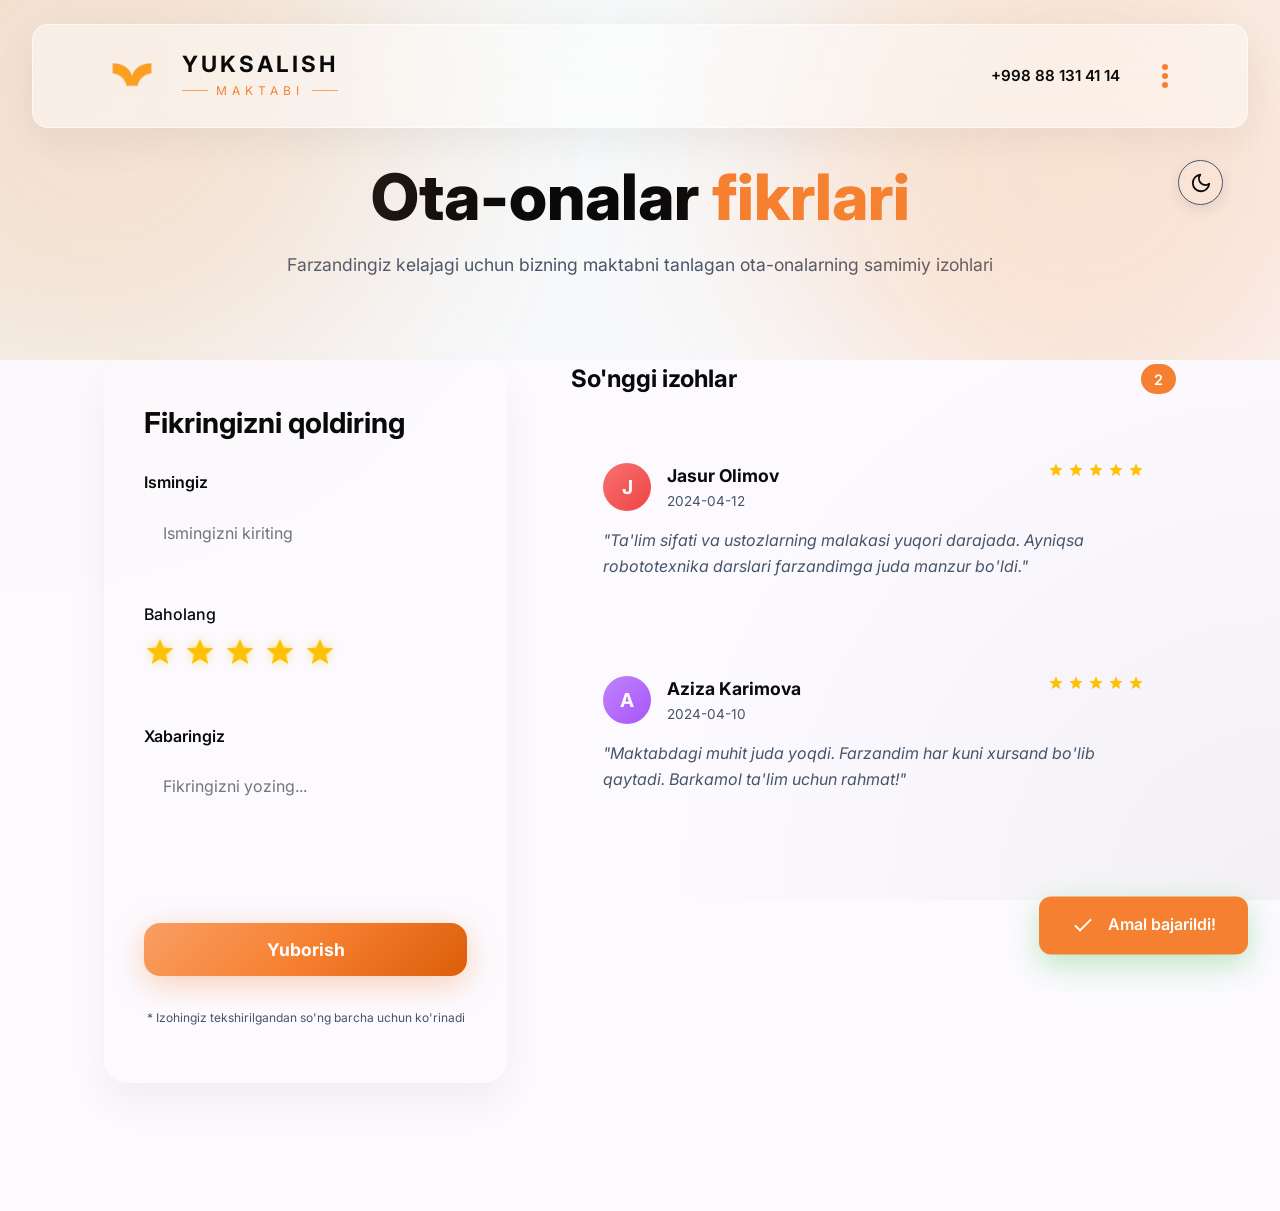
<file: parents.html>
<!DOCTYPE html>
<html lang="uz">

<head>
    <meta charset="UTF-8" />
    <meta name="viewport" content="width=device-width, initial-scale=1.0" />
    <meta name="description" content="Yuksalish Maktabi - Ota-onalar fikrlari" />
    <meta name="robots" content="noindex, nofollow" />
    <title>Ota-onalar fikri | Yuksalish Maktabi</title>
    <link rel="preconnect" href="https://fonts.googleapis.com" />
    <link rel="preconnect" href="https://fonts.gstatic.com" crossorigin />
    <link href="https://fonts.googleapis.com/css2?family=Inter:wght@300;400;500;600;700&display=swap"
        rel="stylesheet" />
    <link rel="stylesheet" href="index.css">
    <link rel="icon" type="image/png" href="logo_icon-removebg-preview.png" />
    <style>
        :root {
            --rating-color: #ffc107;
        }

        .parents-hero {
            padding: 10rem 5% 5rem;
            background: linear-gradient(135deg, rgba(47, 186, 49, 0.05) 0%, transparent 100%);
            text-align: center;
            position: relative;
            overflow: hidden;
        }

        .parents-hero .premium-glow {
            width: 600px;
            height: 600px;
            opacity: 0.2;
        }

        .feedback-container {
            max-width: 1200px;
            margin: 0 auto;
            padding: 0 5%;
            display: grid;
            grid-template-columns: 1fr 1.5fr;
            gap: 4rem;
            margin-bottom: 8rem;
        }

        @media (max-width: 992px) {
            .feedback-container {
                grid-template-columns: 1fr;
            }
        }

        /* Feedback Form Style */
        .feedback-form-card {
            background: var(--card-bg);
            backdrop-filter: blur(20px);
            -webkit-backdrop-filter: blur(20px);
            border: 1px solid var(--card-border);
            border-radius: 24px;
            padding: 2.5rem 2.5rem 3.5rem;
            box-shadow: 0 20px 40px rgba(0, 0, 0, 0.05);
            position: sticky;
            top: 100px;
            z-index: 10;
        }

        .form-title {
            font-size: 1.8rem;
            font-weight: 700;
            margin-bottom: 1.5rem;
            color: var(--text-light);
        }

        .star-rating {
            display: flex;
            gap: 8px;
            margin-bottom: 1.5rem;
        }

        .star {
            cursor: pointer;
            width: 32px;
            height: 32px;
            color: #d1d5db;
            transition: all 0.2s ease;
        }

        .star.active {
            color: var(--rating-color);
            filter: drop-shadow(0 0 5px rgba(255, 193, 7, 0.5));
        }

        .star:hover {
            transform: scale(1.2);
        }

        /* Reviews List Style */
        .reviews-header {
            display: flex;
            justify-content: space-between;
            align-items: center;
            margin-bottom: 2rem;
        }

        .reviews-grid {
            display: grid;
            grid-template-columns: 1fr;
            gap: 2rem;
        }

        .review-card {
            background: var(--card-bg);
            border: 1px solid var(--card-border);
            border-radius: 20px;
            padding: 2rem;
            transition: all 0.4s cubic-bezier(0.4, 0, 0.2, 1);
            animation: fadeIn 0.6s ease-out forwards;
            position: relative;
            overflow: hidden;
        }

        .review-card:hover {
            transform: translateY(-5px);
            box-shadow: 0 15px 30px rgba(0, 0, 0, 0.08);
            border-color: var(--primary);
        }

        .review-card::before {
            content: '';
            position: absolute;
            top: 0;
            left: 0;
            width: 4px;
            height: 100%;
            background: var(--primary);
            opacity: 0;
            transition: opacity 0.3s ease;
        }

        .review-card:hover::before {
            opacity: 1;
        }

        .review-top {
            display: flex;
            justify-content: space-between;
            align-items: flex-start;
            margin-bottom: 1rem;
        }

        .parent-info {
            display: flex;
            align-items: center;
            gap: 1rem;
        }

        .avatar {
            width: 48px;
            height: 48px;
            background: var(--accent);
            border-radius: 50%;
            display: flex;
            align-items: center;
            justify-content: center;
            color: var(--primary-dark);
            font-weight: 700;
            font-size: 1.2rem;
        }

        .parent-name {
            font-weight: 700;
            color: var(--text-light);
            font-size: 1.1rem;
        }

        .review-date {
            font-size: 0.85rem;
            color: var(--text-muted);
        }

        .review-stars {
            display: flex;
            gap: 4px;
            color: var(--rating-color);
        }

        .review-stars svg {
            width: 16px;
            height: 16px;
        }

        .review-content {
            color: var(--text-muted);
            line-height: 1.6;
            font-style: italic;
        }

        @keyframes fadeIn {
            from {
                opacity: 0;
                transform: translateY(20px);
            }

            to {
                opacity: 1;
                transform: translateY(0);
            }
        }

        .feedback-input-group {
            margin-bottom: 1.5rem;
            position: relative;
        }

        .feedback-input-group label {
            display: block;
            margin-bottom: 0.5rem;
            font-weight: 600;
            color: var(--text-light);
        }

        .feedback-input-group input,
        .feedback-input-group textarea {
            width: 100%;
            padding: 1.2rem;
            border-radius: 16px;
            border: 1px solid var(--card-border);
            background: rgba(255, 255, 255, 0.05);
            color: var(--text-light) !important;
            outline: none;
            transition: all 0.3s ease;
            font-size: 1rem;
        }

        .feedback-input-group input:focus,
        .feedback-input-group textarea:focus {
            border-color: var(--primary);
            background: rgba(255, 255, 255, 0.1);
            box-shadow: 0 0 0 4px rgba(47, 186, 49, 0.15);
        }

        .dark-mode .feedback-input-group input,
        .dark-mode .feedback-input-group textarea {
            background: rgba(15, 23, 42, 0.6);
            color: #ffffff !important;
        }

        .feedback-form-card form {
            display: flex;
            flex-direction: column;
            gap: 1rem;
        }

        .empty-state {
            text-align: center;
            padding: 4rem;
            color: var(--text-muted);
            background: var(--bg-alt);
            border-radius: 24px;
            border: 2px dashed var(--card-border);
            margin-top: 1rem;
        }

        .dark-mode .empty-state {
            background: rgba(15, 23, 42, 0.4);
        }
    </style>
</head>

<body>
    <nav class="navbar">
        <div class="logo logo-3d">
            <div class="logo-icon-wrapper">
                <img src="logo_icon-removebg-preview.png" alt="Yuksalish Maktabi Logo" class="brand-logo-svg"
                    style="object-fit:contain; width:70px; height:70px;">
            </div>
            <div class="logo-text">
                <span class="logo-title">YUKSALISH</span>
                <span class="logo-subtitle">
                    <div class="line"></div> MAKTABI <div class="line"></div>
                </span>
            </div>
        </div>
        <div class="nav-links">
            <a href="index.html">Bosh sahifa</a>
            <a href="about.html">Maktab haqida</a>
            <a href="teachers.html">Ustozlar</a>
            <a href="tel:+998881314114" class="mobile-only-link">+998 88 131 41 14</a>
            <a href="index.html#enroll" class="mobile-only-btn" data-i18n="nav-enroll">Qabulga yozilish</a>
        </div>
        <div class="nav-right">
            <button class="theme-toggle" id="themeToggle" aria-label="Toggle Theme">
                <svg class="moon-icon" viewBox="0 0 24 24" fill="none" stroke="currentColor" stroke-width="2"
                    stroke-linecap="round" stroke-linejoin="round">
                    <path d="M21 12.79A9 9 0 1 1 11.21 3 7 7 0 0 0 21 12.79z"></path>
                </svg>
                <svg class="sun-icon" viewBox="0 0 24 24" fill="none" stroke="currentColor" stroke-width="2"
                    stroke-linecap="round" stroke-linejoin="round">
                    <circle cx="12" cy="12" r="5"></circle>
                    <line x1="12" y1="1" x2="12" y2="3"></line>
                    <line x1="12" y1="21" x2="12" y2="23"></line>
                    <line x1="4.22" y1="4.22" x2="5.64" y2="5.64"></line>
                    <line x1="18.36" y1="18.36" x2="19.78" y2="19.78"></line>
                    <line x1="1" y1="12" x2="3" y2="12"></line>
                    <line x1="21" y1="12" x2="23" y2="12"></line>
                    <line x1="4.22" y1="19.78" x2="5.64" y2="18.36"></line>
                    <line x1="18.36" y1="5.64" x2="19.78" y2="4.22"></line>
                </svg>
            </button>
            <a href="tel:+998881314114" class="nav-phone">+998 88 131 41 14</a>
            <div class="menu-dots" id="menuDots">
                <span></span>
                <span></span>
                <span></span>
            </div>
        </div>
    </nav>

    <header class="parents-hero">
        <div class="premium-glow glow-1" style="top: -200px; left: -200px;"></div>
        <div class="premium-glow glow-2" style="bottom: -100px; right: -100px;"></div>
        <h1 class="animate-fade-in-up active">Ota-onalar <span class="green-text">fikrlari</span></h1>
        <p class="subtitle animate-fade-in-up active" style="margin-top: 1rem;">Farzandingiz kelajagi uchun bizning
            maktabni tanlagan ota-onalarning samimiy izohlari</p>
    </header>

    <main class="feedback-container">
        <!-- Feedback Form -->
        <aside class="animate-fade-in-left active">
            <div class="feedback-form-card">
                <h2 class="form-title">Fikringizni qoldiring</h2>
                <form id="reviewForm">
                    <div class="feedback-input-group">
                        <label for="name">Ismingiz</label>
                        <input type="text" id="name" placeholder="Ismingizni kiriting" required>
                    </div>

                    <div style="margin-bottom: 1rem;">
                        <label style="display: block; margin-bottom: 0.5rem; font-weight: 500;">Baholang</label>
                        <div class="star-rating" id="starRating">
                            <svg class="star" data-value="1" viewBox="0 0 24 24" fill="currentColor">
                                <path
                                    d="M12 17.27L18.18 21l-1.64-7.03L22 9.24l-7.19-.61L12 2 9.19 8.63 2 9.24l5.46 4.73L5.82 21z" />
                            </svg>
                            <svg class="star" data-value="2" viewBox="0 0 24 24" fill="currentColor">
                                <path
                                    d="M12 17.27L18.18 21l-1.64-7.03L22 9.24l-7.19-.61L12 2 9.19 8.63 2 9.24l5.46 4.73L5.82 21z" />
                            </svg>
                            <svg class="star" data-value="3" viewBox="0 0 24 24" fill="currentColor">
                                <path
                                    d="M12 17.27L18.18 21l-1.64-7.03L22 9.24l-7.19-.61L12 2 9.19 8.63 2 9.24l5.46 4.73L5.82 21z" />
                            </svg>
                            <svg class="star" data-value="4" viewBox="0 0 24 24" fill="currentColor">
                                <path
                                    d="M12 17.27L18.18 21l-1.64-7.03L22 9.24l-7.19-.61L12 2 9.19 8.63 2 9.24l5.46 4.73L5.82 21z" />
                            </svg>
                            <svg class="star" data-value="5" viewBox="0 0 24 24" fill="currentColor">
                                <path
                                    d="M12 17.27L18.18 21l-1.64-7.03L22 9.24l-7.19-.61L12 2 9.19 8.63 2 9.24l5.46 4.73L5.82 21z" />
                            </svg>
                        </div>
                    </div>

                    <div class="feedback-input-group">
                        <label for="comment">Xabaringiz</label>
                        <textarea id="comment" placeholder="Fikringizni yozing..." required rows="4"
                            style="resize: none;"></textarea>
                    </div>

                    <button type="submit" class="hero-cta-btn"
                        style="width: 100%; border: none; cursor: pointer;">Yuborish</button>
                    <p style="font-size: 0.75rem; color: var(--text-muted); margin-top: 1rem; text-align: center;">*
                        Izohingiz tekshirilgandan so'ng barcha uchun ko'rinadi</p>
                </form>
            </div>
        </aside>

        <!-- Reviews List -->
        <section class="animate-fade-in-right active">
            <div class="reviews-header">
                <h2 style="font-size: 1.5rem;">So'nggi izohlar</h2>
                <span id="reviewsCount"
                    style="background: var(--primary); color: white; padding: 0.2rem 0.8rem; border-radius: 50px; font-size: 0.9rem; font-weight: 600;">0</span>
            </div>
            <div class="reviews-grid" id="reviewsGrid">
                <!-- Reviews will be loaded here via JS -->
                <div class="empty-state">Hozircha izohlar yo'q. Birinchi bo'lib fikr qoldiring!</div>
            </div>
        </section>
    </main>

    <div id="toast"
        style="position: fixed; bottom: 2rem; right: 2rem; background: var(--primary); color: white; padding: 1rem 2rem; border-radius: 12px; box-shadow: 0 10px 30px rgba(47, 186, 49, 0.3); transform: translateY(150%); transition: transform 0.4s cubic-bezier(0.175, 0.885, 0.32, 1.275); z-index: 10000; font-weight: 600; display: flex; align-items: center; gap: 0.8rem;">
        <svg viewBox="0 0 24 24" fill="none" stroke="currentColor" stroke-width="2" style="width: 24px; height: 24px;">
            <polyline points="20 6 9 17 4 12"></polyline>
        </svg>
        <span id="toastMsg">Amal bajarildi!</span>
    </div>

    <script>
        // Hero Animation Logic
        document.addEventListener('DOMContentLoaded', () => {
            const elements = document.querySelectorAll('.animate-fade-in-up, .animate-fade-in-left, .animate-fade-in-right');
            elements.forEach((el, index) => {
                setTimeout(() => {
                    el.classList.add('active');
                }, index * 100);
            });
        });

        // Theme Toggle Script
        const themeToggle = document.getElementById('themeToggle');
        const body = document.body;

        // Load initial theme
        if (localStorage.getItem('theme') === 'dark') {
            body.classList.add('dark-mode');
        }

        themeToggle.addEventListener('click', () => {
            body.classList.toggle('dark-mode');
            localStorage.setItem('theme', body.classList.contains('dark-mode') ? 'dark' : 'light');
        });

        // Mobile Menu
        const menuDots = document.getElementById('menuDots');
        const navLinks = document.querySelector('.nav-links');

        menuDots.addEventListener('click', () => {
            menuDots.classList.toggle('active');
            navLinks.classList.toggle('active');
        });

        // Toast System
        function showToast(msg) {
            const toast = document.getElementById('toast');
            const toastMsg = document.getElementById('toastMsg');
            toastMsg.innerText = msg;
            toast.style.transform = 'translateY(0)';
            setTimeout(() => {
                toast.style.transform = 'translateY(150%)';
            }, 3000);
        }

        // Review System Logic
        let currentRating = 5;
        const stars = document.querySelectorAll('.star');
        const reviewForm = document.getElementById('reviewForm');
        const reviewsGrid = document.getElementById('reviewsGrid');
        const reviewsCount = document.getElementById('reviewsCount');

        // User Identification
        if (!localStorage.getItem('userId')) {
            localStorage.setItem('userId', 'user_' + Date.now() + Math.random().toString(36).substr(2, 9));
        }
        const currentUserId = localStorage.getItem('userId');
        const isAdmin = localStorage.getItem('isAdmin') === 'true';

        const avatarColors = [
            'linear-gradient(135deg, #cef374, #2fba31)',
            'linear-gradient(135deg, #60a5fa, #3b82f6)',
            'linear-gradient(135deg, #f87171, #ef4444)',
            'linear-gradient(135deg, #fbbf24, #f59e0b)',
            'linear-gradient(135deg, #c084fc, #a855f7)'
        ];

        // Initial reviews (mock data)
        const mockReviews = [
            { id: 1, name: "Aziza Karimova", rating: 5, comment: "Maktabdagi muhit juda yoqdi. Farzandim har kuni xursand bo'lib qaytadi. Barkamol ta'lim uchun rahmat!", date: "2024-04-10" },
            { id: 2, name: "Jasur Olimov", rating: 5, comment: "Ta'lim sifati va ustozlarning malakasi yuqori darajada. Ayniqsa robototexnika darslari farzandimga juda manzur bo'ldi.", date: "2024-04-12" }
        ];

        // Star rating interaction
        stars.forEach(star => {
            star.addEventListener('click', () => {
                currentRating = parseInt(star.dataset.value);
                updateStars(currentRating);
            });
            star.addEventListener('mouseover', () => updateStars(parseInt(star.dataset.value)));
            star.addEventListener('mouseleave', () => updateStars(currentRating));
        });

        function updateStars(rating) {
            stars.forEach(star => {
                if (parseInt(star.dataset.value) <= rating) {
                    star.classList.add('active');
                } else {
                    star.classList.remove('active');
                }
            });
        }

        // Load reviews
        function loadReviews() {
            let reviews = JSON.parse(localStorage.getItem('parents_reviews')) || mockReviews;

            if (reviews.length === 0) {
                reviewsGrid.innerHTML = '<div class="empty-state">Hozircha izohlar yo\'q. Birinchi bo\'lib fikr qoldiring!</div>';
                reviewsCount.innerText = "0";
                return;
            }

            reviewsCount.innerText = reviews.length;
            reviewsGrid.innerHTML = '';

            // Sort by date descending
            reviews.sort((a, b) => new Date(b.date) - new Date(a.date));

            reviews.forEach((review, index) => {
                const card = document.createElement('div');
                card.className = 'review-card';
                card.style.animationDelay = `${index * 0.1}s`;

                const color = avatarColors[Math.abs(review.name.length) % avatarColors.length];

                const starHTML = Array(5).fill(0).map((_, i) => `
                    <svg viewBox="0 0 24 24" fill="${i < review.rating ? 'currentColor' : '#d1d5db'}">
                        <path d="M12 17.27L18.18 21l-1.64-7.03L22 9.24l-7.19-.61L12 2 9.19 8.63 2 9.24l5.46 4.73L5.82 21z"/>
                    </svg>
                `).join('');

                const isAuthorOrAdmin = (review.authorId === currentUserId) || isAdmin;
                const deleteBtnHTML = isAuthorOrAdmin ? `
                    <button class="delete-btn" onclick="deleteReview(${review.id})" title="O'chirish" 
                        style="background: none; border: none; color: #ef4444; cursor: pointer; padding: 0.5rem; transition: all 0.2s ease;">
                        <svg viewBox="0 0 24 24" fill="none" stroke="currentColor" stroke-width="2" style="width: 20px; height: 20px;">
                            <polyline points="3 6 5 6 21 6"></polyline>
                            <path d="M19 6v14a2 2 0 0 1-2 2H7a2 2 0 0 1-2-2V6m3 0V4a2 2 0 0 1 2-2h4a2 2 0 0 1 2 2v2"></path>
                            <line x1="10" y1="11" x2="10" y2="17"></line>
                            <line x1="14" y1="11" x2="14" y2="17"></line>
                        </svg>
                    </button>
                ` : '';

                card.innerHTML = `
                    <div class="review-top">
                        <div class="parent-info">
                            <div class="avatar" style="background: ${color}; color: white;">${review.name.charAt(0)}</div>
                            <div>
                                <div class="parent-name">${review.name}</div>
                                <div class="review-date">${review.date}</div>
                            </div>
                        </div>
                        <div style="display: flex; align-items: center; gap: 1rem;">
                            <div class="review-stars">${starHTML}</div>
                            ${deleteBtnHTML}
                        </div>
                    </div>
                    <div class="review-content">"${review.comment}"</div>
                `;
                reviewsGrid.appendChild(card);
            });
        }

        // Delete Review Function
        window.deleteReview = function (id) {
            if (!confirm("Haqiqatan ham bu izohni o'chirmoqchimisiz?")) return;

            let reviews = JSON.parse(localStorage.getItem('parents_reviews')) || mockReviews;
            reviews = reviews.filter(r => r.id !== id);
            localStorage.setItem('parents_reviews', JSON.stringify(reviews));

            loadReviews();
            showToast("Izoh o'chirildi.");
        };

        // Form Submission
        reviewForm.addEventListener('submit', (e) => {
            e.preventDefault();

            const name = document.getElementById('name').value;
            const comment = document.getElementById('comment').value;

            if (!name || !comment) return;

            const today = new Date().toISOString().split('T')[0];

            const newReview = {
                id: Date.now(),
                name: name,
                rating: currentRating,
                comment: comment,
                date: today,
                authorId: currentUserId
            };

            let reviews = JSON.parse(localStorage.getItem('parents_reviews')) || mockReviews;
            reviews.unshift(newReview);
            localStorage.setItem('parents_reviews', JSON.stringify(reviews));

            // Reset form
            reviewForm.reset();
            currentRating = 5;
            updateStars(5);

            // Reload UI
            loadReviews();

            // Success feedback
            showToast("Rahmat! Sizning izohingiz qabul qilindi.");
        });

        // Initialize state
        updateStars(5);
        loadReviews();
    </script>
</body>

</html>
</file>
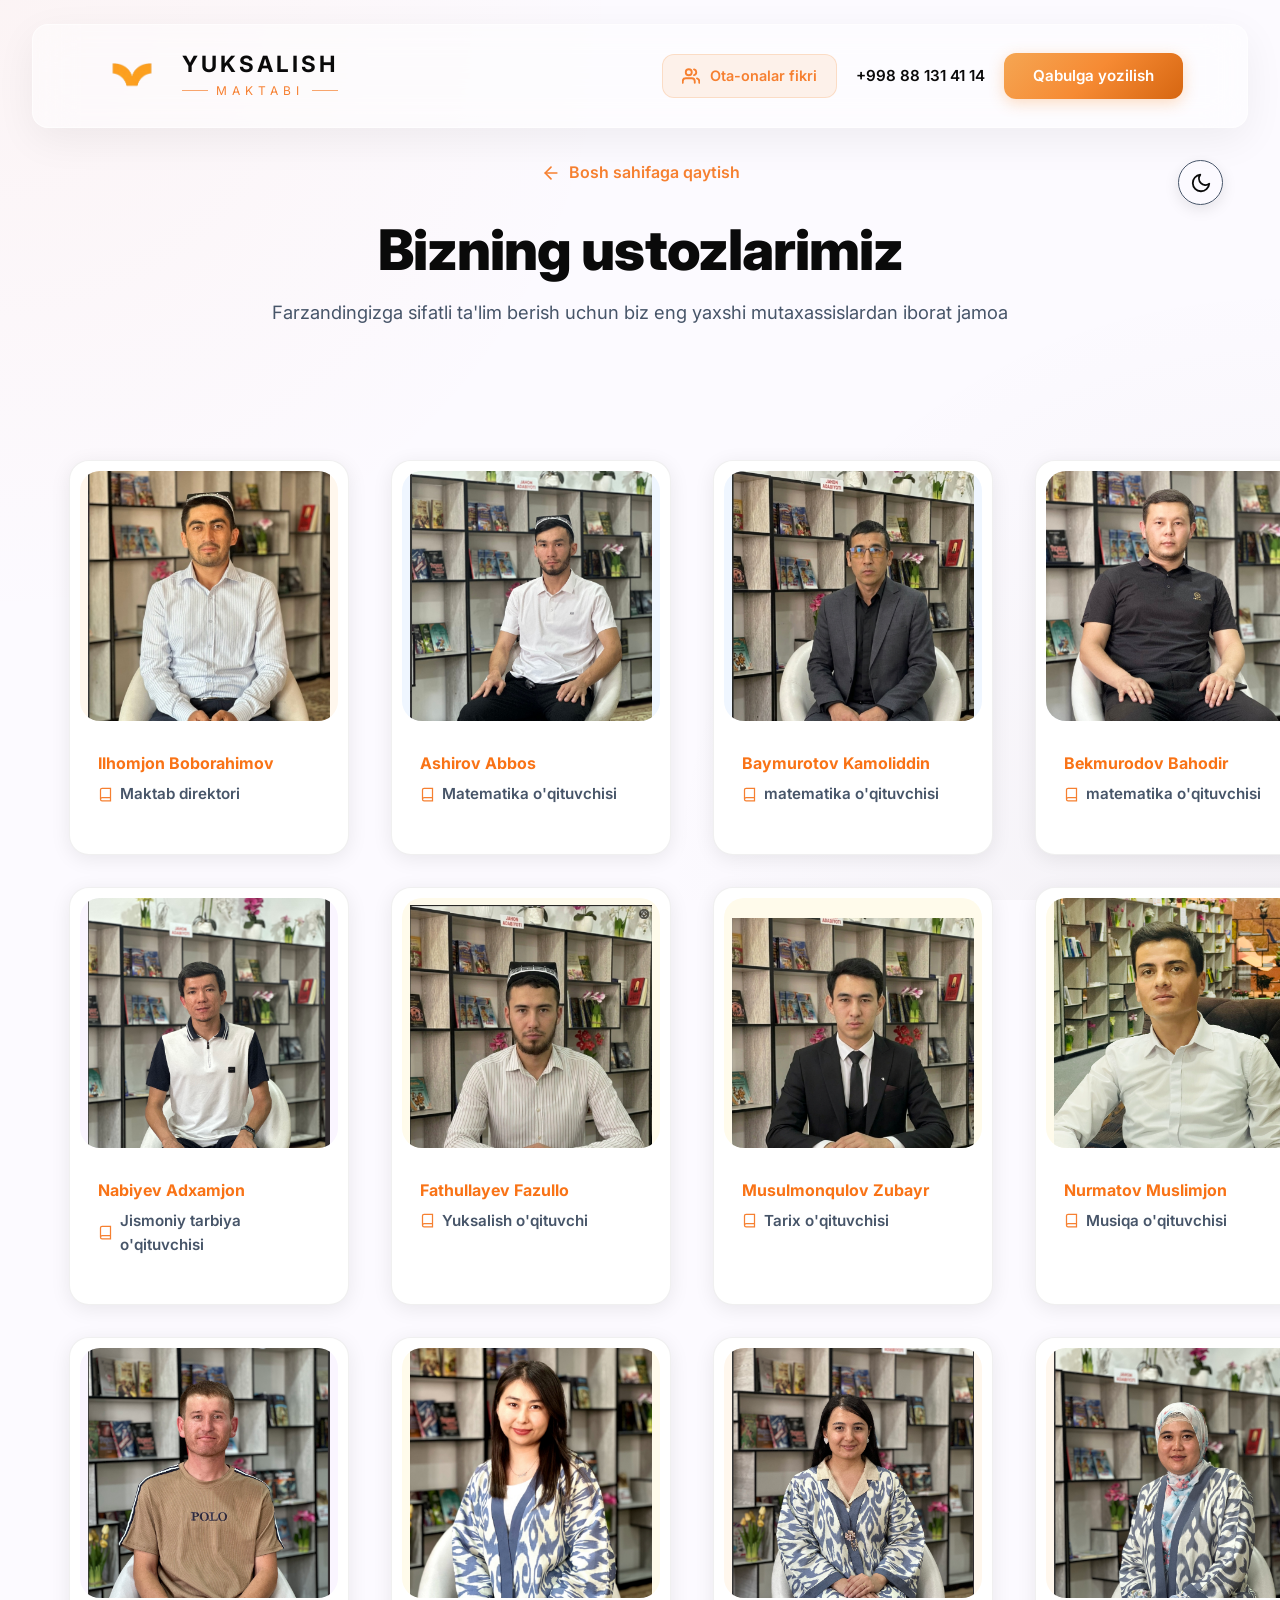
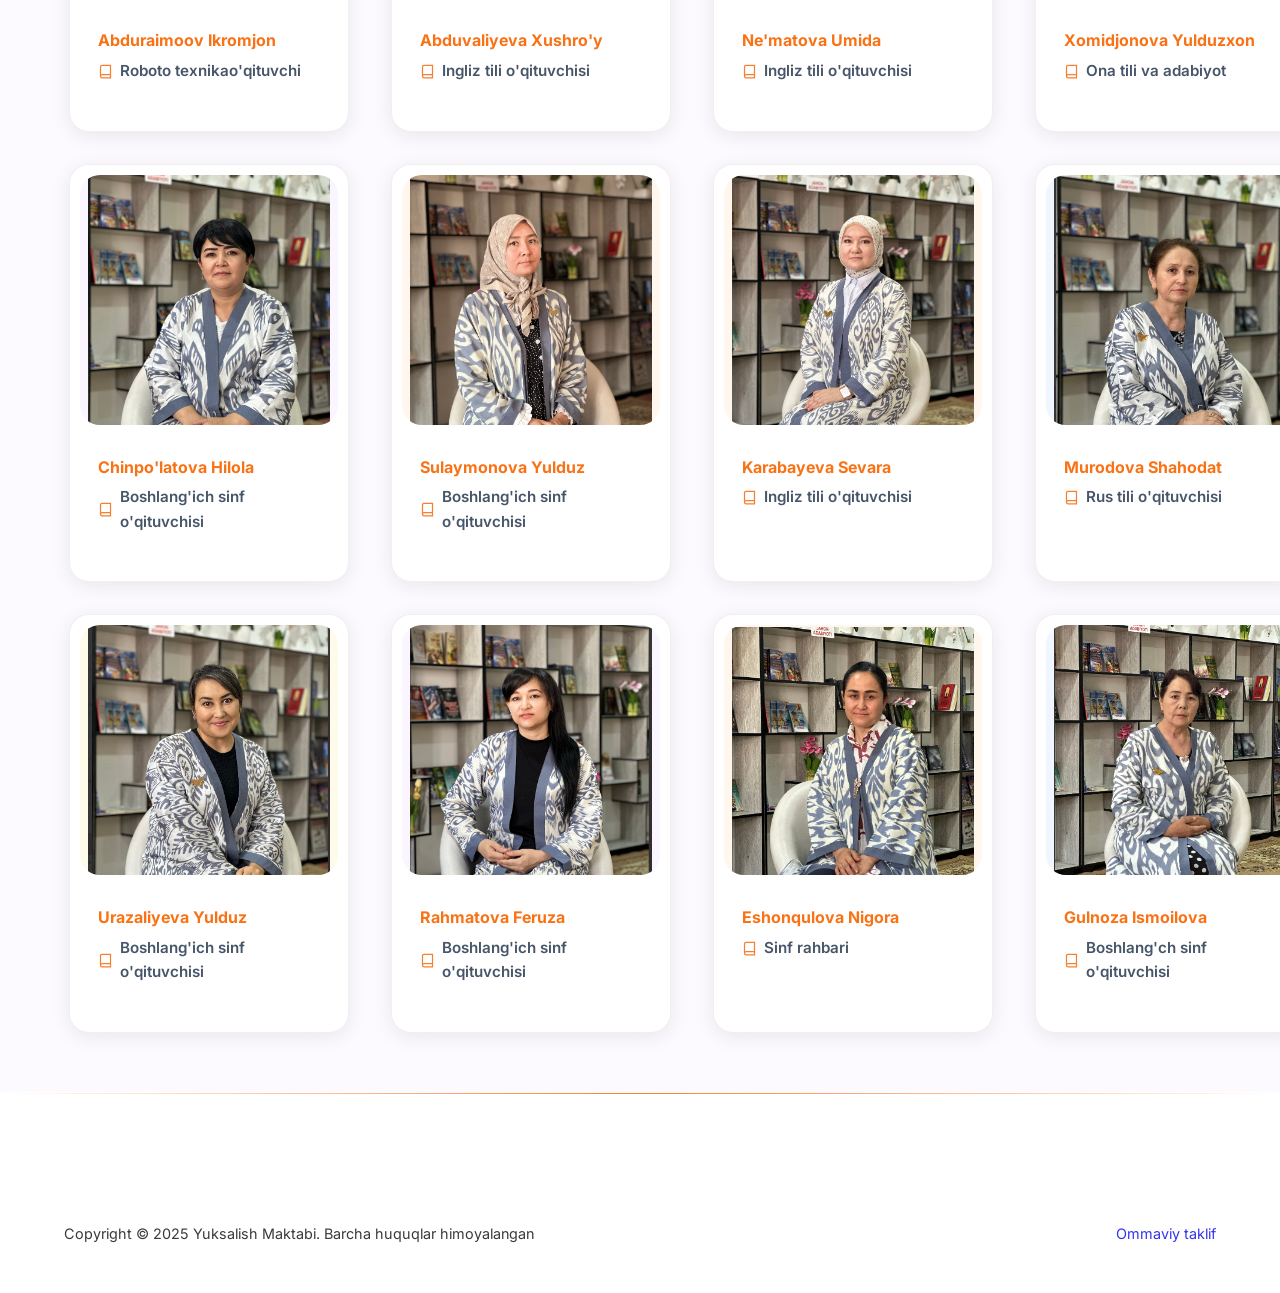
<file: teachers.html>
<!DOCTYPE html>
<html lang="uz">

<head>
    <meta charset="UTF-8" />
    <meta name="viewport" content="width=device-width, initial-scale=1.0" />
    <meta name="description" content="Yuksalish Maktabi Ustozlari" />
    <meta name="robots" content="noindex, nofollow" />
    <title>Bizning Ustozlarimiz - Yuksalish Maktabi</title>
    <link rel="preconnect" href="https://fonts.googleapis.com" />
    <link rel="preconnect" href="https://fonts.gstatic.com" crossorigin />
    <link href="https://fonts.googleapis.com/css2?family=Inter:wght@300;400;500;600;700&display=swap"
        rel="stylesheet" />
    <link rel="stylesheet" href="index.css">
    <link rel="icon" type="image/png" href="logo_icon-removebg-preview.png" />
    <style>
        .teachers-page-hero {
            padding: 10rem 5% 4rem;
            background: var(--bg-dark);
            text-align: center;
            border-bottom: 1px solid var(--card-border);
        }

        .teachers-page-hero h1 {
            font-size: 3.5rem;
            font-weight: 850;
            color: var(--text-light);
            margin-bottom: 1rem;
            letter-spacing: -1px;
        }

        .teachers-page-hero p {
            color: var(--text-muted);
            font-size: 1.15rem;
            max-width: 800px;
            margin: 0 auto;
        }

        .teachers-grid-container {
            padding: 4rem 5%;
            max-width: 1400px;
            margin: 0 auto;
            background: var(--bg-dark);
        }

        .teachers-grid {
            display: grid;
            grid-template-columns: repeat(4, 1fr);
            gap: 2rem;
            justify-items: center;
        }

        /* Responsive Grid */
        @media (max-width: 1100px) {
            .teachers-grid {
                grid-template-columns: repeat(3, 1fr);
            }
        }

        @media (max-width: 850px) {
            .teachers-grid {
                grid-template-columns: repeat(2, 1fr);
            }
        }

        @media (max-width: 580px) {
            .teachers-grid {
                grid-template-columns: 1fr;
            }

            .teachers-page-hero h1 {
                font-size: 2.5rem;
            }
        }

        .back-home {
            display: inline-flex;
            align-items: center;
            gap: 0.5rem;
            color: var(--primary);
            text-decoration: none;
            font-weight: 600;
            margin-bottom: 2rem;
            transition: all 0.3s ease;
        }

        .back-home:hover {
            transform: translateX(-5px);
        }

        /* =============================================
         *  TEACHER CARD COMPONENT
         * ============================================= */
        .teacher-card-modern {
            background: #ffffff;
            border-radius: 20px;
            overflow: hidden;
            box-shadow: 0 4px 20px rgba(0, 0, 0, 0.08);
            transition: transform 0.35s cubic-bezier(0.4, 0, 0.2, 1),
                box-shadow 0.35s cubic-bezier(0.4, 0, 0.2, 1);
            width: 100%;
            max-width: 280px;
            border: 1px solid rgba(0, 0, 0, 0.06);
        }

        .teacher-card-modern:hover {
            transform: translateY(-6px);
            box-shadow: 0 16px 40px rgba(0, 0, 0, 0.14);
        }

        /* Teacher image wrapper */
        .teacher-card-visual {
            width: 100%;
            position: relative;
            overflow: hidden;
        }

        .teacher-card-img {
            width: 100%;
            height: auto;
            display: block;
            padding-top: 1.5rem;
            /* Space for the hat */
            padding-left: 0.5rem;
            padding-right: 0.5rem;
            transition: transform 0.4s ease;
        }

        .teacher-card-modern:hover .teacher-card-img {
            transform: scale(1.04);
        }

        /* Info section */
        .teacher-card-info {
            padding: 1rem 1.1rem 1.2rem;
        }

        /* Keep names forced to brand orange even if global dark mode is on */
        .teacher-card-name {
            font-size: 1rem;
            font-weight: 700;
            color: #f97316 !important;
            margin-bottom: 0.5rem;
            line-height: 1.3;
        }

        .dark-mode .teacher-card-name {
            color: #ffffff !important;
        }

        /* Role detail row */
        .teacher-card-detail {
            display: flex;
            align-items: center;
            gap: 0.45rem;
            color: var(--text-muted, #475569);
            font-size: 0.85rem;
            font-weight: 500;
        }

        .teacher-card-detail svg {
            width: 15px;
            height: 15px;
            flex-shrink: 0;
            stroke: var(--primary, #f68a33);
        }

        /* Dark mode card */
        .dark-mode .teacher-card-modern {
            background: #1a1d23;
            border-color: rgba(255, 255, 255, 0.07);
        }

        .dark-mode .teacher-card-detail {
            color: #a1a1aa;
        }
    </style>

</head>

<body>
    <nav class="navbar">
        <div class="logo logo-3d">
            <div class="logo-icon-wrapper">
                <img src="logo_icon-removebg-preview.png" alt="Yuksalish Maktabi Logo" class="brand-logo-svg"
                    style="object-fit:contain; width:70px; height:70px;">
            </div>
            <div class="logo-text">
                <span class="logo-title">YUKSALISH</span>
                <span class="logo-subtitle">
                    <div class="line"></div> MAKTABI <div class="line"></div>
                </span>
            </div>
        </div>
        <div class="nav-links">
            <a href="about.html" data-i18n="nav-about">Maktab haqida</a>
            <a href="index.html#advantages" data-i18n="nav-advantages">Afzalliklar</a>
            <a href="index.html#opportunities" data-i18n="nav-opportunities">Imkoniyatlar</a>
            <a href="index.html#programs" data-i18n="nav-programs">Yo'nalishlar</a>
            <a href="teachers.html" data-i18n="nav-teachers" class="active">Ustozlar</a>
            <a href="parents.html" data-i18n="nav-parents">Ota-onalar fikri</a>
            <a href="index.html#admission" data-i18n="nav-admission">Qabul jarayoni</a>
            <a href="tel:+998881314114" class="mobile-only-link">+998 88 131 41 14</a>
            <a href="index.html#enroll" class="mobile-only-btn" data-i18n="nav-enroll">Qabulga yozilish</a>
        </div>
        <div class="nav-right">
            <button class="theme-toggle" id="themeToggle" aria-label="Toggle Theme">
                <svg class="moon-icon" viewBox="0 0 24 24" fill="none" stroke="currentColor" stroke-width="2"
                    stroke-linecap="round" stroke-linejoin="round">
                    <path d="M21 12.79A9 9 0 1 1 11.21 3 7 7 0 0 0 21 12.79z"></path>
                </svg>
                <svg class="sun-icon" viewBox="0 0 24 24" fill="none" stroke="currentColor" stroke-width="2"
                    stroke-linecap="round" stroke-linejoin="round">
                    <circle cx="12" cy="12" r="5"></circle>
                    <line x1="12" y1="1" x2="12" y2="3"></line>
                    <line x1="12" y1="21" x2="12" y2="23"></line>
                    <line x1="4.22" y1="4.22" x2="5.64" y2="5.64"></line>
                    <line x1="18.36" y1="18.36" x2="19.78" y2="19.78"></line>
                    <line x1="1" y1="12" x2="3" y2="12"></line>
                    <line x1="21" y1="12" x2="23" y2="12"></line>
                    <line x1="4.22" y1="19.78" x2="5.64" y2="18.36"></line>
                    <line x1="18.36" y1="5.64" x2="19.78" y2="4.22"></line>
                </svg>
            </button>
            <a href="parents.html" class="nav-parents-link">
                <svg viewBox="0 0 24 24" fill="none" stroke="currentColor" stroke-width="2" stroke-linecap="round"
                    stroke-linejoin="round">
                    <path d="M17 21v-2a4 4 0 0 0-4-4H5a4 4 0 0 0-4 4v2"></path>
                    <circle cx="9" cy="7" r="4"></circle>
                    <path d="M23 21v-2a4 4 0 0 0-3-3.87"></path>
                    <path d="M16 3.13a4 4 0 0 1 0 7.75"></path>
                </svg>
                <span data-i18n="nav-parents">Ota-onalar fikri</span>
            </a>
            <a href="tel:+998881314114" class="nav-phone">+998 88 131 41 14</a>
            <a href="index.html#enroll" class="nav-cta-btn" data-i18n="nav-enroll">Qabulga yozilish</a>
        </div>
    </nav>

    <header class="teachers-page-hero">
        <div class="container">
            <a href="index.html" class="back-home">
                <svg width="20" height="20" viewBox="0 0 24 24" fill="none" stroke="currentColor" stroke-width="2"
                    stroke-linecap="round" stroke-linejoin="round">
                    <line x1="19" y1="12" x2="5" y2="12"></line>
                    <polyline points="12 19 5 12 12 5"></polyline>
                </svg>
                Bosh sahifaga qaytish
            </a>
            <h1 class="section-title" data-i18n="team-title">Bizning ustozlarimiz</h1>
            <p class="section-subtitle" data-i18n="team-subtitle">Farzandingizga sifatli ta'lim berish uchun biz eng
                yaxshi mutaxassislardan iborat jamoa</p>
        </div>
    </header>

    <main class="teachers-grid-container">
        <div class="teachers-grid">
            <!-- Teacher 1 -->
            <div class="teacher-card-modern">
                <div class="teacher-card-visual bg-p-green">
                    <img loading="lazy" src="ustoz1.jpg" alt="Ilhomjon Boborahimov" class="teacher-card-img">
                </div>
                <div class="teacher-card-info">
                    <h3 class="teacher-card-name">Ilhomjon Boborahimov</h3>
                    <div class="teacher-card-detail">
                        <svg viewBox="0 0 24 24" fill="none" stroke="currentColor" stroke-width="2">
                            <path d="M4 19.5A2.5 2.5 0 0 1 6.5 17H20" />
                            <path d="M6.5 2H20v20H6.5A2.5 2.5 0 0 1 4 19.5v-15A2.5 2.5 0 0 1 6.5 2z" />
                        </svg>
                        <span>Maktab direktori</span>
                    </div>
                </div>
            </div>

            <!-- Teacher 2 -->
            <div class="teacher-card-modern">
                <div class="teacher-card-visual bg-p-blue">
                    <img loading="lazy" src="ustoz2.jpg" alt="Ashirov Abbos" class="teacher-card-img">
                </div>
                <div class="teacher-card-info">
                    <h3 class="teacher-card-name">Ashirov Abbos</h3>
                    <div class="teacher-card-detail">
                        <svg viewBox="0 0 24 24" fill="none" stroke="currentColor" stroke-width="2">
                            <path d="M4 19.5A2.5 2.5 0 0 1 6.5 17H20" />
                            <path d="M6.5 2H20v20H6.5A2.5 2.5 0 0 1 4 19.5v-15A2.5 2.5 0 0 1 6.5 2z" />
                        </svg>
                        <span>Matematika o'qituvchisi</span>
                    </div>
                </div>
            </div>

            <!-- Teacher 3 -->
            <div class="teacher-card-modern">
                <div class="teacher-card-visual bg-p-blue">
                    <img loading="lazy" src="ustoz445.jpg" alt="Baymurotov Kamoliddin" class="teacher-card-img">
                </div>
                <div class="teacher-card-info">
                    <h3 class="teacher-card-name">Baymurotov Kamoliddin</h3>
                    <div class="teacher-card-detail">
                        <svg viewBox="0 0 24 24" fill="none" stroke="currentColor" stroke-width="2">
                            <path d="M4 19.5A2.5 2.5 0 0 1 6.5 17H20" />
                            <path d="M6.5 2H20v20H6.5A2.5 2.5 0 0 1 4 19.5v-15A2.5 2.5 0 0 1 6.5 2z" />
                        </svg>
                        <span>matematika o'qituvchisi</span>
                    </div>
                </div>
            </div>

            <!-- Teacher 4 -->
            <div class="teacher-card-modern">
                <div class="teacher-card-visual bg-p-blue">
                    <img loading="lazy" src="ustoz4.jpg" alt="Bekmurodov Bahodir" class="teacher-card-img">
                </div>
                <div class="teacher-card-info">
                    <h3 class="teacher-card-name">Bekmurodov Bahodir</h3>
                    <div class="teacher-card-detail">
                        <svg viewBox="0 0 24 24" fill="none" stroke="currentColor" stroke-width="2">
                            <path d="M4 19.5A2.5 2.5 0 0 1 6.5 17H20" />
                            <path d="M6.5 2H20v20H6.5A2.5 2.5 0 0 1 4 19.5v-15A2.5 2.5 0 0 1 6.5 2z" />
                        </svg>
                        <span>matematika o'qituvchisi</span>
                    </div>
                </div>
            </div>

            <!-- Teacher 5 -->
            <div class="teacher-card-modern">
                <div class="teacher-card-visual bg-p-purple">
                    <img loading="lazy" src="ustoz6.jpg" alt="Nabiyev Adxamjon" class="teacher-card-img">
                </div>
                <div class="teacher-card-info">
                    <h3 class="teacher-card-name">Nabiyev Adxamjon</h3>
                    <div class="teacher-card-detail">
                        <svg viewBox="0 0 24 24" fill="none" stroke="currentColor" stroke-width="2">
                            <path d="M4 19.5A2.5 2.5 0 0 1 6.5 17H20" />
                            <path d="M6.5 2H20v20H6.5A2.5 2.5 0 0 1 4 19.5v-15A2.5 2.5 0 0 1 6.5 2z" />
                        </svg>
                        <span>Jismoniy tarbiya o'qituvchisi</span>
                    </div>
                </div>
            </div>

            <!-- Teacher 6 -->
            <div class="teacher-card-modern">
                <div class="teacher-card-visual bg-p-yellow">
                    <img loading="lazy" src="ustoz98.jpg" alt="Fathullayev Fazullo" class="teacher-card-img">
                </div>
                <div class="teacher-card-info">
                    <h3 class="teacher-card-name">Fathullayev Fazullo</h3>
                    <div class="teacher-card-detail">
                        <svg viewBox="0 0 24 24" fill="none" stroke="currentColor" stroke-width="2">
                            <path d="M4 19.5A2.5 2.5 0 0 1 6.5 17H20" />
                            <path d="M6.5 2H20v20H6.5A2.5 2.5 0 0 1 4 19.5v-15A2.5 2.5 0 0 1 6.5 2z" />
                        </svg>
                        <span>Yuksalish o'qituvchi</span>
                    </div>
                </div>
            </div>

            <!-- Teacher 7 -->
            <div class="teacher-card-modern">
                <div class="teacher-card-visual bg-p-yellow">
                    <img loading="lazy" src="ustoz44.jpg" alt="Musulmonqulov Zubayr" class="teacher-card-img">
                </div>
                <div class="teacher-card-info">
                    <h3 class="teacher-card-name">Musulmonqulov Zubayr</h3>
                    <div class="teacher-card-detail">
                        <svg viewBox="0 0 24 24" fill="none" stroke="currentColor" stroke-width="2">
                            <path d="M4 19.5A2.5 2.5 0 0 1 6.5 17H20" />
                            <path d="M6.5 2H20v20H6.5A2.5 2.5 0 0 1 4 19.5v-15A2.5 2.5 0 0 1 6.5 2z" />
                        </svg>
                        <span>Tarix o'qituvchisi</span>
                    </div>
                </div>
            </div>

            <!-- Teacher 8 -->
            <div class="teacher-card-modern">
                <div class="teacher-card-visual bg-p-yellow">
                    <img loading="lazy" src="ustoz71.jpg" alt="Nurmatov Muslimjon" class="teacher-card-img">
                </div>
                <div class="teacher-card-info">
                    <h3 class="teacher-card-name">Nurmatov Muslimjon</h3>
                    <div class="teacher-card-detail">
                        <svg viewBox="0 0 24 24" fill="none" stroke="currentColor" stroke-width="2">
                            <path d="M4 19.5A2.5 2.5 0 0 1 6.5 17H20" />
                            <path d="M6.5 2H20v20H6.5A2.5 2.5 0 0 1 4 19.5v-15A2.5 2.5 0 0 1 6.5 2z" />
                        </svg>
                        <span>Musiqa o'qituvchisi</span>
                    </div>
                </div>
            </div>

            <!-- Teacher 9 -->
            <div class="teacher-card-modern">
                <div class="teacher-card-visual bg-p-purple">
                    <img loading="lazy" src="ustoz77.jpg" alt="Abduraimoov Ikromjon" class="teacher-card-img">
                </div>
                <div class="teacher-card-info">
                    <h3 class="teacher-card-name">Abduraimoov Ikromjon</h3>
                    <div class="teacher-card-detail">
                        <svg viewBox="0 0 24 24" fill="none" stroke="currentColor" stroke-width="2">
                            <path d="M4 19.5A2.5 2.5 0 0 1 6.5 17H20" />
                            <path d="M6.5 2H20v20H6.5A2.5 2.5 0 0 1 4 19.5v-15A2.5 2.5 0 0 1 6.5 2z" />
                        </svg>
                        <span>Roboto texnikao'qituvchi</span>
                    </div>
                </div>
            </div>

            <!-- Teacher 10 -->
            <div class="teacher-card-modern">
                <div class="teacher-card-visual bg-p-yellow">
                    <img loading="lazy" src="ustoz5.jpg" alt="Abduvaliyeva Xushro'y" class="teacher-card-img">
                </div>
                <div class="teacher-card-info">
                    <h3 class="teacher-card-name">Abduvaliyeva Xushro'y</h3>
                    <div class="teacher-card-detail">
                        <svg viewBox="0 0 24 24" fill="none" stroke="currentColor" stroke-width="2">
                            <path d="M4 19.5A2.5 2.5 0 0 1 6.5 17H20" />
                            <path d="M6.5 2H20v20H6.5A2.5 2.5 0 0 1 4 19.5v-15A2.5 2.5 0 0 1 6.5 2z" />
                        </svg>
                        <span>Ingliz tili o'qituvchisi</span>
                    </div>
                </div>
            </div>

            <!-- Teacher 11 -->
            <div class="teacher-card-modern">
                <div class="teacher-card-visual bg-p-orange">
                    <img loading="lazy" src="ustoz90.jpg" alt="Ne'matova Umida" class="teacher-card-img">
                </div>
                <div class="teacher-card-info">
                    <h3 class="teacher-card-name">Ne'matova Umida</h3>
                    <div class="teacher-card-detail">
                        <svg viewBox="0 0 24 24" fill="none" stroke="currentColor" stroke-width="2">
                            <path d="M4 19.5A2.5 2.5 0 0 1 6.5 17H20" />
                            <path d="M6.5 2H20v20H6.5A2.5 2.5 0 0 1 4 19.5v-15A2.5 2.5 0 0 1 6.5 2z" />
                        </svg>
                        <span>Ingliz tili o'qituvchisi</span>
                    </div>
                </div>
            </div>

            <!-- Teacher 12 -->
            <div class="teacher-card-modern">
                <div class="teacher-card-visual bg-p-orange">
                    <img loading="lazy" src="ustoz7.jpg" alt="Xomidjonova Yulduzxon" class="teacher-card-img">
                </div>
                <div class="teacher-card-info">
                    <h3 class="teacher-card-name">Xomidjonova Yulduzxon</h3>
                    <div class="teacher-card-detail">
                        <svg viewBox="0 0 24 24" fill="none" stroke="currentColor" stroke-width="2">
                            <path d="M4 19.5A2.5 2.5 0 0 1 6.5 17H20" />
                            <path d="M6.5 2H20v20H6.5A2.5 2.5 0 0 1 4 19.5v-15A2.5 2.5 0 0 1 6.5 2z" />
                        </svg>
                        <span>Ona tili va adabiyot</span>
                    </div>
                </div>
            </div>

            <!-- Teacher 13 -->
            <div class="teacher-card-modern">
                <div class="teacher-card-visual bg-p-purple">
                    <img loading="lazy" src="ustoz18.jpg" alt="Chinpo'latova Hilola" class="teacher-card-img">
                </div>
                <div class="teacher-card-info">
                    <h3 class="teacher-card-name">Chinpo'latova Hilola</h3>
                    <div class="teacher-card-detail">
                        <svg viewBox="0 0 24 24" fill="none" stroke="currentColor" stroke-width="2">
                            <path d="M4 19.5A2.5 2.5 0 0 1 6.5 17H20" />
                            <path d="M6.5 2H20v20H6.5A2.5 2.5 0 0 1 4 19.5v-15A2.5 2.5 0 0 1 6.5 2z" />
                        </svg>
                        <span>Boshlang'ich sinf o'qituvchisi</span>
                    </div>
                </div>
            </div>

            <!-- Teacher 14 -->
            <div class="teacher-card-modern">
                <div class="teacher-card-visual bg-p-orange">
                    <img loading="lazy" src="ustoz19.jpg" alt="Sulaymonova Yulduz" class="teacher-card-img">
                </div>
                <div class="teacher-card-info">
                    <h3 class="teacher-card-name">Sulaymonova Yulduz</h3>
                    <div class="teacher-card-detail">
                        <svg viewBox="0 0 24 24" fill="none" stroke="currentColor" stroke-width="2">
                            <path d="M4 19.5A2.5 2.5 0 0 1 6.5 17H20" />
                            <path d="M6.5 2H20v20H6.5A2.5 2.5 0 0 1 4 19.5v-15A2.5 2.5 0 0 1 6.5 2z" />
                        </svg>
                        <span>Boshlang'ich sinf o'qituvchisi</span>
                    </div>
                </div>
            </div>

            <!-- Teacher 15 -->
            <div class="teacher-card-modern">
                <div class="teacher-card-visual bg-p-green">
                    <img loading="lazy" src="ustoz11.jpg" alt="Karabayeva Sevara" class="teacher-card-img">
                </div>
                <div class="teacher-card-info">
                    <h3 class="teacher-card-name">Karabayeva Sevara</h3>
                    <div class="teacher-card-detail">
                        <svg viewBox="0 0 24 24" fill="none" stroke="currentColor" stroke-width="2">
                            <path d="M4 19.5A2.5 2.5 0 0 1 6.5 17H20" />
                            <path d="M6.5 2H20v20H6.5A2.5 2.5 0 0 1 4 19.5v-15A2.5 2.5 0 0 1 6.5 2z" />
                        </svg>
                        <span>Ingliz tili o'qituvchisi</span>
                    </div>
                </div>
            </div>

            <!-- Teacher 16 -->
            <div class="teacher-card-modern">
                <div class="teacher-card-visual bg-p-blue">
                    <img loading="lazy" src="ustoz13.jpg" alt="Murodova Shahodat" class="teacher-card-img">
                </div>
                <div class="teacher-card-info">
                    <h3 class="teacher-card-name">Murodova Shahodat</h3>
                    <div class="teacher-card-detail">
                        <svg viewBox="0 0 24 24" fill="none" stroke="currentColor" stroke-width="2">
                            <path d="M4 19.5A2.5 2.5 0 0 1 6.5 17H20" />
                            <path d="M6.5 2H20v20H6.5A2.5 2.5 0 0 1 4 19.5v-15A2.5 2.5 0 0 1 6.5 2z" />
                        </svg>
                        <span>Rus tili o'qituvchisi</span>
                    </div>
                </div>
            </div>

            <!-- Teacher 17 -->
            <div class="teacher-card-modern">
                <div class="teacher-card-visual bg-p-yellow">
                    <img loading="lazy" src="ustoz14.jpg" alt="Urazaliyeva Yulduz" class="teacher-card-img">
                </div>
                <div class="teacher-card-info">
                    <h3 class="teacher-card-name">Urazaliyeva Yulduz</h3>
                    <div class="teacher-card-detail">
                        <svg viewBox="0 0 24 24" fill="none" stroke="currentColor" stroke-width="2">
                            <path d="M4 19.5A2.5 2.5 0 0 1 6.5 17H20" />
                            <path d="M6.5 2H20v20H6.5A2.5 2.5 0 0 1 4 19.5v-15A2.5 2.5 0 0 1 6.5 2z" />
                        </svg>
                        <span>Boshlang'ich sinf o'qituvchisi</span>
                    </div>
                </div>
            </div>

            <!-- Teacher 18 -->
            <div class="teacher-card-modern">
                <div class="teacher-card-visual bg-p-purple">
                    <img loading="lazy" src="ustoz15.jpg" alt="Rahmatova Feruza" class="teacher-card-img">
                </div>
                <div class="teacher-card-info">
                    <h3 class="teacher-card-name">Rahmatova Feruza</h3>
                    <div class="teacher-card-detail">
                        <svg viewBox="0 0 24 24" fill="none" stroke="currentColor" stroke-width="2">
                            <path d="M4 19.5A2.5 2.5 0 0 1 6.5 17H20" />
                            <path d="M6.5 2H20v20H6.5A2.5 2.5 0 0 1 4 19.5v-15A2.5 2.5 0 0 1 6.5 2z" />
                        </svg>
                        <span>Boshlang'ich sinf o'qituvchisi</span>
                    </div>
                </div>
            </div>

            <!-- Teacher 19 -->
            <div class="teacher-card-modern">
                <div class="teacher-card-visual bg-p-orange">
                    <img loading="lazy" src="ustoz16.jpg" alt="Eshonqulova Nigora" class="teacher-card-img">
                </div>
                <div class="teacher-card-info">
                    <h3 class="teacher-card-name">Eshonqulova Nigora</h3>
                    <div class="teacher-card-detail">
                        <svg viewBox="0 0 24 24" fill="none" stroke="currentColor" stroke-width="2">
                            <path d="M4 19.5A2.5 2.5 0 0 1 6.5 17H20" />
                            <path d="M6.5 2H20v20H6.5A2.5 2.5 0 0 1 4 19.5v-15A2.5 2.5 0 0 1 6.5 2z" />
                        </svg>
                        <span> Sinf rahbari</span>
                    </div>
                </div>
            </div>

            <!-- Teacher 20 -->
            <div class="teacher-card-modern">
                <div class="teacher-card-visual bg-p-blue">
                    <img loading="lazy" src="ustoz17.png" alt="Gulnoza Ismoilova" class="teacher-card-img">
                </div>
                <div class="teacher-card-info">
                    <h3 class="teacher-card-name">Gulnoza Ismoilova</h3>
                    <div class="teacher-card-detail">
                        <svg viewBox="0 0 24 24" fill="none" stroke="currentColor" stroke-width="2">
                            <path d="M4 19.5A2.5 2.5 0 0 1 6.5 17H20" />
                            <path d="M6.5 2H20v20H6.5A2.5 2.5 0 0 1 4 19.5v-15A2.5 2.5 0 0 1 6.5 2z" />
                        </svg>
                        <span>Boshlang'ch sinf o'qituvchisi</span>
                    </div>
                </div>
            </div>
        </div>
    </main>

    <footer class="site-footer">
        <div class="footer-bottom">
            <p data-i18n="footer-copyright">Copyright © 2025 Yuksalish Maktabi. Barcha huquqlar himoyalangan</p>
            <a href="#" class="public-offer-link" data-i18n="footer-offer">Ommaviy taklif</a>
        </div>
    </footer>

    <script>
        // DARK MODE LOGIKASI
        const themeToggle = document.getElementById('themeToggle');
        const body = document.body;

        const savedTheme = localStorage.getItem('theme');
        if (savedTheme === 'dark') {
            body.classList.add('dark-mode');
        }

        themeToggle.addEventListener('click', () => {
            body.classList.toggle('dark-mode');
            const mode = body.classList.contains('dark-mode') ? 'dark' : 'light';
            localStorage.setItem('theme', mode);
        });

        // Translation System (Simplified for Teachers Page)
        const translations = {
            'uz': {
                'nav-about': 'Maktab haqida', 'nav-advantages': 'Afzalliklar', 'nav-opportunities': 'Imkoniyatlar', 'nav-programs': 'Yo\'nalishlar', 'nav-teachers': 'Ustozlar', 'nav-parents': 'Ota-onalar fikri', 'nav-admission': 'Qabul jarayoni', 'nav-enroll': 'Qabulga yozilish',
                'team-title': 'Bizning ustozlarimiz', 'team-subtitle': 'Farzandingizga sifatli ta\'lim berish uchun biz eng yaxshi mutaxassislardan iborat jamoa',
                'footer-copyright': 'Copyright © 2025 Yuksalish Maktabi. Barcha huquqlar himoyalangan', 'footer-offer': 'Ommaviy taklif'
            },
            'ru': {
                'nav-about': 'О нас', 'nav-advantages': 'Преимущества', 'nav-opportunities': 'Возможности', 'nav-programs': 'Направления', 'nav-teachers': 'Учителя', 'nav-parents': 'Мнения родителей', 'nav-admission': 'Прием', 'nav-enroll': 'Запись',
                'team-title': 'Наши учителя', 'team-subtitle': 'Мы команда лучших специалистов для обеспечения качественного образования вашего ребенка',
                'footer-copyright': 'Copyright © 2025 Школа Юксалиш. Все права защищены', 'footer-offer': 'Публичная оферта'
            },
            'en': {
                'nav-about': 'About', 'nav-advantages': 'Advantages', 'nav-opportunities': 'Opportunities', 'nav-programs': 'Programs', 'nav-teachers': 'Teachers', 'nav-parents': 'Parents Feedback', 'nav-admission': 'Admission', 'nav-enroll': 'Enroll',
                'team-title': 'Our Teachers', 'team-subtitle': 'We are a team of best specialists to provide quality education for your child',
                'footer-copyright': 'Copyright © 2025 Yuksalish School. All Rights Reserved', 'footer-offer': 'Public Offer'
            }
        };

        function updateUI(lang) {
            document.querySelectorAll('[data-i18n]').forEach(el => {
                const key = el.getAttribute('data-i18n');
                if (translations[lang] && translations[lang][key]) {
                    el.innerHTML = translations[lang][key];
                }
            });
            document.documentElement.lang = lang;
        }

        const savedLang = localStorage.getItem('preferredLanguage') || 'uz';
        updateUI(savedLang);
    </script>
</body>

</html>
</file>
<file: index.css>
:root {
    /* Premium Color Palette (HSL for better manipulation) */
    --brand-primary-h: 24;
    --brand-primary-s: 92%;
    --brand-primary-l: 58%;
    /* #f68a33 */
    --primary: hsl(var(--brand-primary-h), var(--brand-primary-s), var(--brand-primary-l));
    --primary-light: hsl(var(--brand-primary-h), var(--brand-primary-s), 68%);
    --primary-dark: hsl(var(--brand-primary-h), var(--brand-primary-s), 45%);

    --accent-h: 24;
    --accent-s: 15%;
    --accent-l: 25%;
    /* Subtle Dark Neutral */
    --accent: hsl(var(--accent-h), var(--accent-s), var(--accent-l));

    --bg-main: #fcfaff;
    --bg-surface: #ffffff;
    --text-main: #0a0a0a;
    --text-muted: #475569;

    /* Glassmorphism Tokens */
    --glass-bg: rgba(255, 255, 255, 0.45);
    --glass-border: rgba(255, 255, 255, 0.6);
    --glass-blur: blur(20px);
    --glass-shadow: 0 12px 40px rgba(0, 0, 0, 0.06);

    --border-radius-xl: 24px;
    --border-radius-lg: 16px;
    --transition-smooth: all 0.4s cubic-bezier(0.4, 0, 0.2, 1);
}

body.dark-mode {
    --bg-main: #050505;
    --bg-surface: #121418;
    --bg-dark: #050505;
    --bg-alt: #1a1d23;
    --card-bg: #121418;
    --card-border: rgba(255, 255, 255, 0.08);
    --text-main: #ffffff;
    --text-muted: #a1a1aa;
    --glass-bg: rgba(0, 0, 0, 0.7);
    --glass-border: rgba(255, 255, 255, 0.1);
}

body.dark-mode .opportunities-section {
    background: var(--bg-dark);
    border-color: rgba(255, 255, 255, 0.05);
}

body.dark-mode .opp-card {
    background: var(--bg-surface);
    border-color: var(--card-border);
    box-shadow: none;
}

* {
    margin: 0;
    padding: 0;
    box-sizing: border-box;
    font-family: 'Outfit', 'Inter', system-ui, -apple-system, sans-serif;
}

body,
html {
    max-width: 100vw;
    width: 100%;
}

body {
    background-color: var(--bg-main);
    color: var(--text-main);
    overflow-x: hidden;
    min-height: 100vh;
    line-height: 1.6;
    background-image:
        radial-gradient(circle at 0% 0%, hsla(var(--brand-primary-h), var(--brand-primary-s), var(--brand-primary-l), 0.05) 0%, transparent 40%),
        radial-gradient(circle at 100% 100%, hsla(var(--accent-h), var(--accent-s), var(--accent-l), 0.05) 0%, transparent 40%);
    background-attachment: fixed;
}

body.about-page {
    background-color: var(--bg-light-scoped);
    background-image:
        radial-gradient(circle at 10% 20%, rgba(186, 230, 253, 0.4) 0vw, transparent 40vw),
        radial-gradient(circle at 90% 30%, rgba(246, 138, 51, 0.1) 0vw, transparent 40vw),
        radial-gradient(circle at 50% 80%, rgba(186, 230, 253, 0.3) 0vw, transparent 50vw);
}

body.about-page.dark-mode {
    background: var(--bg-main) !important;
}

/* Yuqori qism - Navbar Modernized */
.navbar {
    display: flex;
    justify-content: space-between;
    align-items: center;
    padding: 1rem 5%;
    background: var(--glass-bg);
    backdrop-filter: var(--glass-blur);
    -webkit-backdrop-filter: var(--glass-blur);
    position: fixed;
    width: 95%;
    max-width: 1400px;
    top: 1.5rem;
    left: 50%;
    transform: translateX(-50%);
    z-index: 1000;
    border: 1px solid var(--glass-border);
    border-radius: var(--border-radius-lg);
    box-shadow: var(--glass-shadow);
    transition: var(--transition-smooth);
}

.navbar:hover {
    border-color: rgba(var(--brand-primary-h), var(--brand-primary-s), var(--brand-primary-l), 0.3);
    box-shadow: 0 20px 50px rgba(0, 0, 0, 0.1);
}

.nav-right {
    display: flex;
    align-items: center;
    gap: 1.2rem;
    margin-left: auto;
}

.theme-toggle {
    position: fixed;
    top: 135px;
    right: 1.5rem;
    background: transparent;
    backdrop-filter: none;
    -webkit-backdrop-filter: none;
    border: 1px solid var(--text-muted);
    cursor: pointer;
    width: 45px;
    height: 45px;
    display: flex;
    align-items: center;
    justify-content: center;
    border-radius: 50%;
    transition: all 0.4s cubic-bezier(0.175, 0.885, 0.32, 1.275);
    color: var(--text-light);
    z-index: 2100;
    /* Above navbar and everything */
    box-shadow: 0 4px 15px rgba(0, 0, 0, 0.1);
}

.theme-toggle svg {
    width: 22px;
    height: 22px;
}

.theme-toggle:hover {
    background: var(--accent);
    transform: translateY(-2px);
    box-shadow: 0 4px 12px rgba(0, 0, 0, 0.1);
}

.dark-mode .theme-toggle {
    border-color: rgba(255, 255, 255, 0.15);
}

.dark-mode .theme-toggle:hover {
    background: rgba(255, 255, 255, 0.1);
}

.theme-toggle .moon-icon {
    display: block;
}

.theme-toggle .sun-icon {
    display: none;
}

.dark-mode .theme-toggle .moon-icon {
    display: none;
}

.dark-mode .theme-toggle .sun-icon {
    display: block;
}

.dark-mode {
    background-color: var(--bg-main);
}

.dark-mode .navbar,
.dark-mode .hero,
.dark-mode .about-detailed,
.dark-mode .founder-section,
.dark-mode .opportunities-section,
.dark-mode .jamoa-section {
    background: var(--bg-main) !important;
}

.dark-mode .navbar {
    border-bottom: 1px solid var(--card-border);
}

.dark-mode .logo-title,
.dark-mode .nav-links a,
.dark-mode .nav-phone,
.dark-mode h1,
.dark-mode .section-title,
.dark-mode .founder-name,
.dark-mode .feature-text h3,
.dark-mode .spec-card h3,
.dark-mode .opp-card h3,
.dark-mode .enroll-title,
.dark-mode .footer-title,
.dark-mode .footer-links h4,
.dark-mode .footer-contacts h4,
.dark-mode .form-group label,
.dark-mode .founder-bio,
.dark-mode .about-description,
.dark-mode .subtitle,
.dark-mode .copyright,
.dark-mode .footer-links a,
.dark-mode .contact-item,
.dark-mode .section-subtitle,
.dark-mode .feature-text p,
.dark-mode .spec-card li,
.dark-mode .opp-card p,
.dark-mode .enroll-desc,
.dark-mode .adv-text-new,
.dark-mode .hero-modern-title,
.dark-mode .hero-modern-subtitle,
.dark-mode .why-us-card h3,
.dark-mode .why-us-card p,
.dark-mode .value-modern-content h3,
.dark-mode .value-modern-content p,
.dark-mode .pricing-header h3,
.dark-mode .price,
.dark-mode .price-desc,
.dark-mode .pricing-features li span {
    color: #ffffff !important;
}

/* Specific elements that need dark text due to light backgrounds */
.dark-mode .form-group input,
.dark-mode .form-group select {
    color: #121212 !important;
}

.dark-mode .hero-tag,
.dark-mode .hero-badge {
    color: #ffffff !important;
    background: rgba(246, 138, 51, 0.2);
}

.dark-mode .form-group input::placeholder {
    color: #64748b;
}

.dark-mode .form-group {
    background: rgba(255, 255, 255, 0.05);
    border-color: rgba(255, 255, 255, 0.1);
}

.dark-mode .form-group input,
.dark-mode .form-group select {
    color: white;
}

.dark-mode .specialized-section {
    background: linear-gradient(135deg, #050505 0%, #0a0a0a 100%);
}

.nav-phone {
    text-decoration: none;
    color: var(--text-light);
    font-weight: 600;
    font-size: 0.95rem;
}

.nav-cta-btn {
    background: linear-gradient(135deg, #f5a653, #f68a33, #d66611);
    color: #ffffff;
    text-decoration: none;
    padding: 0.7rem 1.8rem;
    border-radius: 12px;
    font-weight: 600;
    font-size: 0.95rem;
    transition: all 0.3s ease;
    box-shadow: 0 4px 15px rgba(246, 138, 51, 0.3);
}

.nav-cta-btn:hover {
    background: linear-gradient(135deg, #f68a33, #d66611, #d66611);
    transform: translateY(-2px);
    box-shadow: 0 6px 20px rgba(246, 138, 51, 0.4);
}

/* Ota onalar uchun - Navbar Link */
.nav-parents-link {
    display: flex;
    align-items: center;
    gap: 0.6rem;
    padding: 0.6rem 1.2rem;
    border-radius: 12px;
    background: rgba(246, 138, 51, 0.1);
    color: var(--primary) !important;
    text-decoration: none;
    font-weight: 600;
    font-size: 0.9rem;
    transition: all 0.3s cubic-bezier(0.4, 0, 0.2, 1);
    border: 1px solid rgba(246, 138, 51, 0.2);
}

.nav-parents-link:hover {
    background: var(--primary);
    color: #ffffff !important;
    transform: translateY(-2px);
    box-shadow: 0 4px 12px rgba(246, 138, 51, 0.2);
}

.nav-parents-link svg {
    width: 18px;
    height: 18px;
    stroke-width: 2.5px;
}

.dark-mode .nav-parents-link {
    background: rgba(246, 138, 51, 0.15);
    border-color: rgba(47, 186, 49, 0.3);
}

@media (max-width: 1100px) {
    .nav-parents-link span {
        display: none;
    }

    .nav-parents-link {
        padding: 0.6rem;
    }
}

@media (max-width: 768px) {
    .navbar {
        width: 95% !important;
        padding-left: 1rem !important;
        padding-right: 1rem !important;
        top: 1rem !important;
    }

    .nav-right {
        gap: 0.8rem !important;
    }

    .nav-phone,
    .nav-cta-btn {
        display: none !important;
    }

    .theme-toggle {
        position: fixed !important;
        right: 1.5rem !important;
        top: 232px !important;
        background: var(--glass-bg) !important;
        backdrop-filter: var(--glass-blur) !important;
        border: 1px solid var(--glass-border) !important;
        box-shadow: 0 8px 32px rgba(0, 0, 0, 0.1) !important;
        z-index: 2100 !important;
    }

    .hero-tag {
        margin: 0 auto !important;
        display: flex !important;
        justify-content: center !important;
        position: relative !important;
        z-index: 10 !important;
    }

    .hero-actions {
        position: relative !important;
        z-index: 2200 !important;
        display: flex !important;
        justify-content: center !important;
        flex-wrap: wrap !important;
        gap: 1rem !important;
        margin-top: 2rem !important;
    }

    .hero-cta-btn,
    .hero-secondary-btn {
        width: calc(100% - 2rem) !important;
        max-width: 320px !important;
        text-align: center !important;
        padding: 1rem !important;
        pointer-events: auto !important;
    }

    .nav-parents-link {
        display: none;
        /* Hide in mobile navbar, will be in mobile menu */
    }
}

.menu-dots {
    display: flex;
    flex-direction: column;
    justify-content: center;
    align-items: center;
    gap: 3px;
    width: 36px;
    height: 36px;
    cursor: pointer;
    z-index: 1001;
    border-radius: 10px;
    background: var(--bg-alt);
    transition: all 0.3s ease;
    margin-left: 0.5rem;
}

.menu-dots:hover {
    background: var(--accent);
}

.menu-dots span {
    display: block;
    width: 6px;
    height: 6px;
    background-color: var(--primary);
    border-radius: 50%;
    transition: all 0.3s ease;
}

.menu-dots.active span:nth-child(1) {
    transform: translateY(10px);
}

.menu-dots.active span:nth-child(3) {
    transform: translateY(-10px);
}

.logo {
    display: flex;
    align-items: center;
    gap: 15px;
}

.logo-3d {
    perspective: 1000px;
    transition: transform 0.4s cubic-bezier(0.4, 0, 0.2, 1);
}

.logo-3d:hover {
    transform: translateY(-3px) rotateX(8deg);
}

.logo-icon-wrapper {
    position: relative;
    display: flex;
    align-items: center;
    justify-content: center;
    background: transparent;
    padding: 0;
    border-radius: 0;
    border: none;
    box-shadow: none;
    transition: all 0.4s cubic-bezier(0.4, 0, 0.2, 1);
}

.logo-3d:hover .logo-icon-wrapper {
    transform: scale(1.05) translateZ(10px);
}

.brand-logo-svg {
    width: 70px;
    height: 70px;
    filter: none;
    transition: filter 0.4s ease;
}

.logo-3d:hover .brand-logo-svg {
    filter: none;
}

.logo-text {
    display: flex;
    flex-direction: column;
    justify-content: center;
}

.logo-title {
    font-weight: 700;
    font-size: 1.4rem;
    letter-spacing: 3px;
    color: #0a0a0a;
    line-height: 1.1;
}

.logo-subtitle {
    font-weight: 400;
    font-size: 0.75rem;
    letter-spacing: 5px;
    color: var(--primary);
    display: flex;
    align-items: center;
    gap: 8px;
    margin-top: 4px;
}

.logo-subtitle .line {
    height: 1px;
    flex-grow: 1;
    background-color: var(--primary);
    opacity: 0.7;
}

.nav-links {
    position: fixed;
    top: 0;
    right: -100%;
    width: 300px;
    height: 100vh;
    background: var(--card-bg);
    backdrop-filter: blur(25px);
    -webkit-backdrop-filter: blur(25px);
    display: flex;
    flex-direction: column;
    align-items: center;
    justify-content: flex-start;
    gap: 1rem;
    transition: all 0.4s cubic-bezier(0.4, 0, 0.2, 1);
    box-shadow: -20px 0 50px rgba(0, 0, 0, 0.15);
    z-index: 1000;
    padding: 100px 2rem 2rem;
    overflow-y: auto;
}

.nav-links.active {
    right: 0;
}

.nav-links a {
    margin-left: 0;
    font-size: 1.2rem;
    width: 100%;
    text-align: center;
    padding: 1rem;
    border-radius: 12px;
    transition: background 0.3s ease;
    color: var(--text-light);
    text-decoration: none;
    font-weight: 600;
}

.nav-links a:hover {
    background: var(--accent);
    color: var(--primary);
}

.dark-mode .nav-links {
    background: rgba(10, 10, 10, 0.95);
}

/* Asosiy qism - Hero Section Modernized */
.hero {
    position: relative;
    min-height: 100vh;
    display: flex;
    align-items: center;
    justify-content: space-between;
    padding: 8rem 5% 4rem;
    gap: 4rem;
    overflow: hidden;
}

@media (max-width: 1024px) {
    .hero {
        flex-direction: column;
        text-align: center;
        padding-top: 10rem;
    }
}

.hero-left {
    flex: 1;
    max-width: 520px;
    text-align: left;
    display: flex;
    flex-direction: column;
    gap: 1.5rem;
}

.hero-tag {
    display: inline-flex;
    align-items: center;
    gap: 0.8rem;
    background: rgba(var(--brand-primary-h), var(--brand-primary-s), var(--brand-primary-l), 0.1);
    color: var(--primary-dark);
    padding: 0.6rem 1.4rem;
    border-radius: 50px;
    font-size: 0.95rem;
    font-weight: 600;
    border: 1px solid rgba(var(--brand-primary-h), var(--brand-primary-s), var(--brand-primary-l), 0.2);
    backdrop-filter: var(--glass-blur);
    width: fit-content;
}

.pulse-dot {
    width: 8px;
    height: 8px;
    background: var(--primary);
    border-radius: 50%;
    position: relative;
}

.pulse-dot::after {
    content: '';
    position: absolute;
    inset: -4px;
    border-radius: 50%;
    border: 2px solid var(--primary);
    animation: pulse 2s infinite;
}

@keyframes pulse {
    0% {
        transform: scale(1);
        opacity: 1;
    }

    100% {
        transform: scale(2);
        opacity: 0;
    }
}

.hero-actions {
    display: flex;
    gap: 1.5rem;
    margin-top: 1rem;
}

.hero-secondary-btn {
    display: inline-block;
    padding: 1rem 2.5rem;
    border-radius: 16px;
    font-weight: 700;
    font-size: 1.1rem;
    text-decoration: none;
    color: var(--text-main);
    background: var(--glass-bg);
    border: 1px solid var(--glass-border);
    backdrop-filter: var(--glass-blur);
    transition: var(--transition-smooth);
}

.hero-secondary-btn:hover {
    background: var(--bg-surface);
    transform: translateY(-3px);
    box-shadow: var(--glass-shadow);
}

.parent-tag {
    display: inline-flex;
    align-items: center;
    gap: 0.8rem;
    padding: 0.6rem 1.4rem;
    background: rgba(246, 138, 51, 0.1);
    color: var(--primary-dark);
    border-radius: 50px;
    font-size: 0.95rem;
    font-weight: 600;
    border: 1px solid rgba(246, 138, 51, 0.3);
    transition: all 0.3s ease;
    text-decoration: none !important;
    cursor: pointer;
    backdrop-filter: blur(10px);
    -webkit-backdrop-filter: blur(10px);
}

.parent-tag:hover {
    background: rgba(246, 138, 51, 0.2);
    transform: translateY(-2px);
    box-shadow: 0 5px 15px rgba(246, 138, 51, 0.1);
}

.dark-mode .parent-tag {
    background: rgba(246, 138, 51, 0.2);
    color: #ffffff !important;
    border-color: rgba(255, 255, 255, 0.1);
}

.parent-icon {
    width: 20px;
    height: 20px;
    color: var(--primary);
}

h1 {
    font-size: clamp(2.4rem, 5vw, 4rem);
    font-weight: 800;
    line-height: 1.15;
    color: #0a0a0a;
    margin: 0;
}

.green-text {
    color: var(--primary);
}

.subtitle {
    font-size: 1.1rem;
    color: #475569;
    line-height: 1.7;
    margin: 0;
}

.hero-cta-btn {
    display: inline-block;
    background: linear-gradient(135deg, var(--primary-light), var(--primary), var(--primary-dark));
    color: #ffffff;
    text-decoration: none;
    padding: 1rem 2.5rem;
    border-radius: 16px;
    font-weight: 700;
    font-size: 1.1rem;
    transition: var(--transition-smooth);
    box-shadow: 0 8px 32px hsla(var(--brand-primary-h), var(--brand-primary-s), var(--brand-primary-l), 0.35);
}

.hero-cta-btn:hover {
    background: linear-gradient(135deg, #f68a33, #d66611, #d66611);
    transform: translateY(-3px);
    box-shadow: 0 12px 30px rgba(246, 138, 51, 0.4);
}

.hero-right {
    flex: 1;
    display: flex;
    align-items: stretch;
    justify-content: center;
    position: relative;
    min-height: 480px;
}

/* Premium Hero Design */
.hero-premium-container {
    perspective: 1500px;
    width: 750px;
    height: 580px;
    position: relative;
    display: flex;
    align-items: center;
    justify-content: center;
}

.premium-founder-shape {
    width: 100%;
    height: 100%;
    background: rgba(255, 255, 255, 0.25);
    backdrop-filter: blur(25px);
    -webkit-backdrop-filter: blur(25px);
    border-radius: 32px;
    position: relative;
    overflow: hidden;
    display: flex;
    align-items: center;
    justify-content: center;
    box-shadow: 0 40px 100px rgba(246, 138, 51, 0.15), inset 0 0 0 2px rgba(255, 255, 255, 0.6);
    border: 1px solid rgba(255, 255, 255, 0.5);
    z-index: 2;
}

.premium-pattern {
    position: absolute;
    inset: 0;
    opacity: 0.15;
    background-image: url("data:image/svg+xml,%3Csvg width='60' height='60' viewBox='0 0 60 60' xmlns='http://www.w3.org/2000/svg'%3E%3Cpath d='M30 0l30 60H0z' fill='%23ffffff' fill-rule='evenodd'/%3E%3C/svg%3E");
    background-size: 40px;
    filter: blur(0.5px);
}

.premium-founder-img {
    width: 100%;
    height: 100%;
    object-fit: cover;
    object-position: center 20%;
    position: relative;
    z-index: 3;
    pointer-events: none;
    transition: var(--transition-smooth);
}

.premium-founder-shape:hover .premium-founder-img {
    transform: scale(1.05);
}



/* Premium Glows */
.premium-glow {
    position: absolute;
    width: 400px;
    height: 400px;
    border-radius: 50%;
    filter: blur(100px);
    z-index: 1;
    opacity: 0.4;
}

.glow-1 {
    top: -100px;
    left: -100px;
    background: var(--primary-light);
}

.glow-2 {
    bottom: -150px;
    right: -100px;
    background: #f68a33;
}

@keyframes floating {

    0%,
    100% {
        transform: translateY(0) rotate(0);
    }

    50% {
        transform: translateY(-30px) rotate(5deg);
    }
}

@media (max-width: 992px) {
    .hero-premium-container {
        width: 100%;
        height: 500px;
    }

    .impossible-band {
        font-size: 1.2rem;
        padding: 1rem;
    }

    .asset-1 {
        width: 120px;
        left: -20px;
    }

    .asset-2 {
        width: 70px;
        right: -20px;
    }
}

/* Old Hero Right Styles Removed to allow new Premium Styles */
.hero-content {
    max-width: 900px;
    position: relative;
    z-index: 2;
}

/* Ma'lumot kartasi (Glassmorphism qismi) */
.info-card {
    background: var(--card-bg);
    backdrop-filter: blur(30px);
    -webkit-backdrop-filter: blur(30px);
    border: 1px solid var(--card-border);
    border-radius: 24px;
    padding: 3rem;
    text-align: left;
    box-shadow:
        0 20px 40px -10px rgba(0, 0, 0, 0.05),
        0 0 20px rgba(47, 186, 49, 0.03);
    transition: all 0.5s cubic-bezier(0.4, 0, 0.2, 1);
}

.info-card:hover {
    transform: translateY(-8px);
    box-shadow: 0 35px 60px -10px rgba(246, 138, 51, 0.1);
    border-color: var(--primary);
}

.info-card h2 {
    font-size: 1.8rem;
    margin-bottom: 1.5rem;
    color: var(--primary);
    display: inline-block;
}

.editable-content {
    color: var(--text-muted);
    line-height: 1.8;
    font-size: 1.15rem;
    outline: none;
    padding: 1.5rem;
    border-radius: 12px;
    border: 2px dashed rgba(246, 138, 51, 0.1);
    background: rgba(255, 255, 255, 0.02);
    transition: all 0.3s ease;
    min-height: 150px;
}

.editable-content:focus,
.editable-content:hover {
    background: rgba(246, 138, 51, 0.05);
    border: 2px dashed var(--primary);
}

/* Orqa fondagi blur dizaynlar */
.blob {
    display: none !important;
}

.blob-1 {
    top: -5%;
    right: -10%;
    width: 60vw;
    height: 60vw;
    background: rgba(47, 186, 49, 0.35);
    /* Increased opacity */
}

.blob-2 {
    bottom: -15%;
    left: -10%;
    width: 50vw;
    height: 50vw;
    background: rgba(217, 72, 15, 0.2);
    animation-delay: -10s;
}

.blob-3 {
    top: 40%;
    right: 20%;
    width: 30vw;
    height: 30vw;
    background: rgba(255, 177, 125, 0.25);
    animation-delay: -5s;
    filter: blur(100px);
}

/* Animatsiyalar */
@keyframes drift {
    0% {
        transform: translate(0, 0) scale(1);
    }

    100% {
        transform: translate(8%, 12%) scale(1.15);
    }
}

.animate-fade-in-up,
.animate-fade-in-left,
.animate-fade-in-right {
    opacity: 0;
    transition: opacity 1.2s cubic-bezier(0.16, 1, 0.3, 1), transform 1.2s cubic-bezier(0.16, 1, 0.3, 1);
    will-change: opacity, transform;
}

.animate-fade-in-up {
    transform: translateY(50px);
}

.animate-fade-in-left {
    transform: translateX(-80px);
}

.animate-fade-in-right {
    transform: translateX(80px);
}

.animate-fade-in-up.active,
.animate-fade-in-left.active,
.animate-fade-in-right.active {
    opacity: 1;
    transform: translate(0);
}



/* Mobil qurilmalar uchun moslashuvchanlik */

/* Detailed About Section Styles */
.about-detailed {
    width: 100%;
    margin-top: 2rem;
    text-align: left;
    position: relative;
    padding: 5rem 3.5rem;
    background: linear-gradient(135deg, rgba(234, 88, 12, 0.05), transparent 80%);
    backdrop-filter: blur(10px);
    -webkit-backdrop-filter: blur(10px);
    border-radius: 48px;
    border: 1px solid rgba(255, 255, 255, 0.05);
}

.about-grid {
    display: grid;
    grid-template-columns: 1.2fr 1fr;
    gap: 4rem;
    align-items: start;
}

.section-title {
    font-size: 3rem;
    color: #0a0a0a;
    font-weight: 800;
    margin-bottom: 2rem;
    letter-spacing: -0.02em;
}

.about-description {
    font-size: 1.1rem;
    line-height: 1.8;
    color: var(--text-muted);
    margin-bottom: 1.5rem;
}

.language-info {
    font-size: 1.1rem;
    color: var(--text-dark);
    margin-bottom: 3rem;
    padding: 1.2rem;
    background: hsla(var(--brand-primary-h), var(--brand-primary-s), var(--brand-primary-l), 0.05);
    border-left: 5px solid var(--primary);
    border-radius: 8px 16px 16px 8px;
    border: 1px solid rgba(246, 138, 51, 0.1);
}

.features-list {
    display: flex;
    flex-direction: column;
    gap: 1.5rem;
}

.feature-item {
    background: var(--card-bg);
    backdrop-filter: blur(10px);
    border: 1px solid var(--card-border);
    border-radius: 20px;
    padding: 1.5rem;
    display: flex;
    align-items: center;
    gap: 1.5rem;
    transition: all 0.3s ease;
}

.feature-item:hover {
    background: rgba(246, 138, 51, 0.1);
    transform: translateX(10px);
    border-color: var(--primary);
    box-shadow: 0 10px 30px rgba(0, 0, 0, 0.2);
}

.feature-icon-wrapper {
    width: 60px;
    height: 60px;
    background: rgba(246, 138, 51, 0.1);
    border-radius: 16px;
    display: flex;
    align-items: center;
    justify-content: center;
    color: var(--primary);
    flex-shrink: 0;
}

.feature-icon-wrapper svg {
    width: 28px;
    height: 28px;
}

.feature-text h3 {
    font-size: 1.2rem;
    font-weight: 700;
    margin-bottom: 0.3rem;
    color: var(--text-dark);
}

.feature-text p {
    font-size: 0.95rem;
    color: var(--text-muted);
    margin: 0;
}

/* Gallery Styles */
.about-gallery {
    display: flex;
    gap: 1.5rem;
    height: 600px;
}

.gallery-item {
    border-radius: 30px;
    overflow: hidden;
    position: relative;
    box-shadow: 0 20px 40px rgba(0, 0, 0, 0.3);
}

.gallery-item img {
    width: 100%;
    height: 100%;
    object-fit: cover;
    transition: transform 0.6s cubic-bezier(0.2, 0.8, 0.2, 1);
}

.gallery-item:hover img {
    transform: scale(1.1);
}

.gallery-item.large {
    flex: 1;
}

.gallery-column {
    flex: 0.8;
    display: flex;
    flex-direction: column;
    gap: 1.5rem;
}

.gallery-item.small {
    flex: 1;
}

/* Global Specialized definition remains here (lines 995-1000) */


/* Founder Section Styles */
.founder-section {
    padding: 6rem 0;
    margin-bottom: 2rem;
}

.founder-card {
    display: grid;
    grid-template-columns: 400px 1fr;
    gap: 4rem;
    background: var(--card-bg);
    backdrop-filter: blur(20px);
    border: 1px solid var(--card-border);
    border-radius: 40px;
    padding: 4rem;
    align-items: center;
    position: relative;
    overflow: hidden;
    box-shadow: 0 20px 50px rgba(0, 0, 0, 0.05);
}

.founder-image {
    position: relative;
    border-radius: 30px;
    overflow: hidden;
    box-shadow: 0 30px 60px rgba(0, 0, 0, 0.3);
    aspect-ratio: 1/1;
}

.founder-image img {
    width: 100%;
    height: 100%;
    object-fit: cover;
    transition: transform 0.6s ease;
}

.founder-card:hover .founder-image img {
    transform: scale(1.05);
}

.image-overlay {
    position: absolute;
    top: 0;
    left: 0;
    width: 100%;
    height: 100%;
    background: linear-gradient(to top, rgba(10, 10, 10, 0.4), transparent);
}

.founder-content {
    text-align: left;
}

.founder-name {
    font-size: 2.2rem;
    font-weight: 800;
    color: var(--text-dark);
    margin-bottom: 1.5rem;
}

.founder-bio {
    font-size: 1.15rem;
    line-height: 1.8;
    color: var(--text-muted);
    margin-bottom: 1.5rem;
}

.quote-box {
    margin-top: 2.5rem;
    padding: 2.2rem;
    background: hsla(var(--brand-primary-h), var(--brand-primary-s), var(--brand-primary-l), 0.05);
    border-left: 5px solid var(--primary);
    border-radius: 16px 32px 32px 16px;
    position: relative;
    border: 1px solid rgba(246, 138, 51, 0.1);
}

.quote-icon {
    position: absolute;
    top: -10px;
    left: 10px;
    font-size: 4rem;
    color: var(--primary);
    opacity: 0.1;
    font-family: serif;
    line-height: 1;
}

.quote-box p {
    font-style: italic;
    color: var(--text-dark);
    font-size: 1.15rem;
    margin: 0;
    line-height: 1.6;
}

@media (max-width: 1024px) {
    .founder-card {
        grid-template-columns: 1fr;
        padding: 3rem;
        gap: 3rem;
    }

    .founder-image {
        max-width: 400px;
        margin: 0 auto;
    }
}

/* Specialized Classes Section Styles */
.specialized-section {
    padding: 7rem 3.5rem;
    text-align: left;
    background: linear-gradient(135deg, #fff7ed 0%, #ffffff 100%);
    backdrop-filter: blur(10px);
    -webkit-backdrop-filter: blur(10px);
    border-radius: 48px;
    border: 1px solid rgba(246, 138, 51, 0.15);
    margin: 5rem 0;
}

.specialized-grid {
    display: grid;
    grid-template-columns: repeat(4, 1fr);
    gap: 2rem;
    margin-top: 3rem;
}

.spec-card {
    background: linear-gradient(135deg, rgba(246, 138, 51, 0.1), rgba(246, 138, 51, 0.05));
    backdrop-filter: blur(20px);
    -webkit-backdrop-filter: blur(20px);
    border: 1px solid rgba(246, 138, 51, 0.2);
    border-radius: 32px;
    padding: 3rem 2.5rem;
    transition: all 0.5s cubic-bezier(0.4, 0, 0.2, 1);
    height: 100%;
    display: flex;
    flex-direction: column;
    box-shadow: 0 15px 35px rgba(246, 138, 51, 0.05);
    position: relative;
    overflow: hidden;
}

.spec-card::before {
    content: "";
    position: absolute;
    top: -20%;
    right: -20%;
    width: 150px;
    height: 150px;
    background: rgba(246, 138, 51, 0.2);
    border-radius: 50%;
    filter: blur(30px);
    pointer-events: none;
}

.spec-card:hover {
    transform: translateY(-12px) scale(1.02);
    box-shadow: 0 30px 60px rgba(246, 138, 51, 0.15);
    border-color: rgba(246, 138, 51, 0.4);
    background: linear-gradient(135deg, rgba(246, 138, 51, 0.15), rgba(246, 138, 51, 0.08));
}

.spec-card h3 {
    font-size: 1.8rem;
    font-weight: 850;
    color: var(--text-dark) !important;
    margin-bottom: 2rem;
    line-height: 1.2;
    letter-spacing: -0.01em;
    position: relative;
    z-index: 2;
}

.spec-card ul {
    list-style: none;
    display: flex;
    flex-direction: column;
    gap: 0.8rem;
}

.spec-card li {
    font-size: 1.3rem;
    color: var(--text-muted) !important;
    position: relative;
    padding-left: 28px;
    transition: all 0.3s ease;
    font-weight: 500;
    z-index: 2;
}

.spec-card li::before {
    content: "";
    position: absolute;
    left: 0;
    top: 50%;
    transform: translateY(-50%);
    width: 10px;
    height: 10px;
    background: #f68a33;
    border-radius: 3px;
    opacity: 0.8;
    transition: all 0.3s ease;
}

.spec-card:hover li {
    color: var(--text-dark) !important;
    transform: translateX(5px);
}

.spec-card:hover li::before {
    opacity: 1;
    transform: translateY(-50%) rotate(45deg);
    background: #d66611;
}

/* Add a subtle icon or bullet point if desired, but image shows plain text list */

/* Opportunities Section Styles */
.opportunities-section {
    padding: 8rem 5%;
    text-align: center;
    background: #fdf8f4;
    border-radius: 60px;
    margin: 4rem 0;
    border: 1px solid rgba(246, 138, 51, 0.05);
}

.section-header {
    margin-bottom: 4rem;
}

.section-subtitle {
    font-size: 1.4rem;
    color: var(--text-muted);
    max-width: 800px;
    margin: 1.5rem auto 0;
    line-height: 1.6;
    font-weight: 400;
}

/* Opportunities Section Modernized */
.opportunities-grid {
    display: grid;
    grid-template-columns: repeat(auto-fit, minmax(300px, 1fr));
    gap: 2.5rem;
    margin-top: 3rem;
}

.opp-card {
    background: #ffffff;
    border: 1px solid rgba(0, 0, 0, 0.05);
    backdrop-filter: none;
    border-radius: var(--border-radius-xl);
    padding: 3.5rem 2.5rem;
    display: flex;
    flex-direction: column;
    align-items: center;
    text-align: center;
    transition: var(--transition-smooth);
    box-shadow: 0 20px 40px rgba(0, 0, 0, 0.06);
}

.opp-card:hover {
    transform: translateY(-12px);
    background: var(--bg-surface);
    border-color: var(--primary);
    box-shadow: 0 30px 60px rgba(0, 0, 0, 0.1);
}

.opp-icon {
    width: 72px;
    height: 72px;
    background: hsla(var(--brand-primary-h), var(--brand-primary-s), var(--brand-primary-l), 0.1);
    border-radius: 20px;
    display: flex;
    align-items: center;
    justify-content: center;
    margin-bottom: 2rem;
    color: var(--primary);
    transition: var(--transition-smooth);
}

.opp-card:hover .opp-icon {
    background: var(--primary);
    color: white;
    transform: rotate(10deg);
}

.opp-card h3 {
    font-size: 1.6rem;
    font-weight: 700;
    color: var(--text-main);
    margin-bottom: 1rem;
}

.opp-card p {
    font-size: 1.05rem;
    color: var(--text-muted);
    line-height: 1.7;
}

@media (max-width: 768px) {
    .opportunities-grid {
        grid-template-columns: 1fr;
    }
}

/* Footer Section Modernized */
.site-footer {
    background: var(--bg-surface);
    border-top: 1px solid var(--glass-border);
    padding: 6rem 5% 3rem;
    position: relative;
    overflow: hidden;
    color: var(--text-main);
}

.site-footer::before {
    content: '';
    position: absolute;
    top: 0;
    left: 0;
    right: 0;
    height: 1px;
    background: linear-gradient(90deg, transparent, var(--primary), transparent);
}

.footer-main {
    display: grid;
    grid-template-columns: 1.5fr 1fr 1fr 1.5fr;
    gap: 4rem;
}

.footer-heading {
    font-size: 1.4rem;
    font-weight: 800;
    margin-bottom: 2rem;
    color: var(--text-main);
    font-family: 'Outfit', sans-serif;
}

.footer-cta-btn {
    background: linear-gradient(135deg, var(--primary-light), var(--primary), var(--primary-dark));
    color: white !important;
    padding: 1.2rem 2.5rem;
    border-radius: 18px;
    font-weight: 800;
    box-shadow: 0 10px 25px hsla(var(--brand-primary-h), var(--brand-primary-s), var(--brand-primary-l), 0.25);
}

/* Info & Nav section */
.footer-heading {
    font-size: 1.5rem;
    font-weight: 700;
    margin-bottom: 2rem;
    line-height: 1.2;
}

.contact-number {
    display: flex;
    align-items: center;
    gap: 10px;
    font-size: 1.2rem;
    font-weight: 600;
    margin-bottom: 2rem;
}

.footer-nav-list {
    list-style: none;
    display: flex;
    flex-direction: column;
    gap: 1rem;
}

.footer-nav-list a {
    text-decoration: none;
    font-size: 1rem;
    opacity: 0.9;
    transition: opacity 0.3s ease;
}

.footer-nav-list a:hover {
    opacity: 1;
    text-decoration: underline;
}

/* Social Section */
.social-links-list {
    list-style: none;
    display: flex;
    flex-direction: column;
    gap: 1.5rem;
}

.social-links-list a {
    display: flex;
    align-items: center;
    gap: 15px;
    text-decoration: none;
    font-size: 1.1rem;
    font-weight: 500;
    transition: opacity 0.3s ease;
}

.social-links-list a:hover {
    opacity: 0.8;
}

.social-icon {
    width: 32px;
    height: 32px;
    background-size: 20px;
    background-repeat: no-repeat;
    background-position: center;
    display: inline-block;
    filter: none;
    opacity: 0.8;
}

.dark-mode .social-icon {
    filter: brightness(0) invert(1) !important;
}

.social-icon.youtube {
    background-image: url('data:image/svg+xml;utf8,<svg viewBox="0 0 24 24" xmlns="http://www.w3.org/2000/svg" fill="black"><path d="M23.498 6.186a3.016 3.016 0 0 0-2.122-2.136C19.505 3.545 12 3.545 12 3.545s-7.505 0-9.377.505A3.017 3.017 0 0 0 .502 6.186C0 8.07 0 12 0 12s0 3.93.502 5.814a3.016 3.016 0 0 0 2.122 2.136c1.871.505 9.376.505 9.376.505s7.505 0 9.377-.505a3.015 3.015 0 0 0 2.122-2.136C24 15.93 24 12 24 12s0-3.93-.502-5.814zM9.545 15.568V8.432L15.818 12l-6.273 3.568z"/></svg>');
}

.social-icon.instagram {
    background-image: url('data:image/svg+xml;utf8,<svg viewBox="0 0 24 24" xmlns="http://www.w3.org/2000/svg" fill="black"><path d="M12 2.163c3.204 0 3.584.012 4.85.07 3.252.148 4.771 1.691 4.919 4.919.058 1.265.069 1.645.069 4.849 0 3.205-.012 3.584-.069 4.849-.149 3.225-1.664 4.771-4.919 4.919-1.266.058-1.644.07-4.85.07-3.204 0-3.584-.012-4.849-.07-3.26-.149-4.771-1.699-4.919-4.92-.058-1.265-.07-1.644-.07-4.849 0-3.204.013-3.583.07-4.849.149-3.227 1.664-4.771 4.919-4.919 1.266-.057 1.645-.069 4.849-.069zm0-2.163c-3.259 0-3.667.014-4.947.072-4.358.2-6.78 2.618-6.98 6.98-.059 1.281-.073 1.689-.073 4.948 0 3.259.014 3.668.072 4.948.2 4.358 2.618 6.78 6.98 6.98 1.281.058 1.689.072 4.948.072 3.259 0 3.668-.014 4.948-.072 4.354-.2 6.782-2.618 6.979-6.98.059-1.28.073-1.689.073-4.948 0-3.259-.014-3.667-.072-4.947-.196-4.354-2.617-6.78-6.979-6.98-1.281-.059-1.69-.073-4.949-.073zm0 5.838c-3.403 0-6.162 2.759-6.162 6.162s2.759 6.163 6.162 6.163 6.162-2.759 6.162-6.163-2.759-6.162-6.162-6.162zm0 10.162c-2.209 0-4-1.79-4-4 0-2.209 1.791-4 4-4s4 1.791 4 4c0 2.21-1.791 4-4 4zm6.406-11.845c-.796 0-1.441.645-1.441 1.44s.645 1.44 1.441 1.44c.795 0 1.439-.645 1.439-1.44s-.644-1.44-1.439-1.44z"/></svg>');
}

.social-icon.telegram {
    background-image: url('data:image/svg+xml;utf8,<svg viewBox="0 0 24 24" xmlns="http://www.w3.org/2000/svg" fill="black"><path d="M12 0c-6.627 0-12 5.373-12 12s5.373 12 12 12 12-5.373 12-12-5.373-12-12-12zm5.894 8.221l-1.97 9.28c-.145.658-.537.818-1.084.508l-3-2.21-1.446 1.394c-.14.139-.24.239-.44.239l.175-2.585 4.704-4.249c.2-.18-.04-.28-.31-.098l-5.811 3.659-2.5-1.012c-.54-.18-.55-.54.12-.81l9.76-3.76c.45-.17.85.11.75.76z"/></svg>');
}

/* Map Section */
.map-section {
    display: flex;
    flex-direction: column;
    gap: 1.5rem;
}

.mini-map-container {
    width: 100%;
    height: 180px;
    border-radius: 20px;
    overflow: hidden;
    border: 2px solid rgba(255, 255, 255, 0.2);
}

.mini-map-container iframe {
    width: 100%;
    height: 100%;
    border: none;
}

.address-details {
    font-size: 0.95rem;
    line-height: 1.6;
    opacity: 0.95;
}

.address-details p {
    margin-bottom: 0.5rem;
}

/* Footer Bottom */
.site-footer .footer-bottom {
    display: flex;
    justify-content: space-between;
    align-items: center;
    padding-top: 2rem;
    border-top: 1px solid rgba(255, 255, 255, 0.2);
    font-size: 0.9rem;
    opacity: 0.8;
}

.public-offer-link {
    text-decoration: none;
}

.public-offer-link:hover {
    text-decoration: underline;
}

/* Triangles Decoration */
.footer-triangles {
    display: none;
}

/* Responsive */
@media (max-width: 1024px) {
    .footer-main {
        grid-template-columns: 1fr 1fr;
        gap: 3rem;
    }
}

@media (max-width: 600px) {
    .footer-main {
        grid-template-columns: 1fr;
    }

    .site-footer .footer-bottom {
        flex-direction: column;
        gap: 1rem;
        text-align: center;
    }
}

/* Qabul bo'limi styles */
.enroll-section {
    padding: 3rem 5%;
    position: relative;
    z-index: 5;
}

.enroll-container {
    background: linear-gradient(rgba(255, 255, 255, 0.05), rgba(255, 255, 255, 0.15)), url('https://images.unsplash.com/photo-1543269865-cbf427effbad?q=100&w=2500') center/cover;
    border-radius: 40px;
    padding: 6rem 3rem;
    text-align: center;
    box-shadow: 0 20px 50px rgba(0, 0, 0, 0.1);
    border: 1px solid rgba(0, 0, 0, 0.05);
}

.enroll-title {
    font-size: 2.8rem;
    font-weight: 800;
    margin-bottom: 1rem;
    color: var(--text-light);
    text-shadow: none;
}

.enroll-desc {
    color: var(--text-muted);
    margin-bottom: 3.5rem;
    font-size: 1.15rem;
    font-weight: 400;
    text-shadow: none;
}

.enroll-form {
    display: flex;
    gap: 15px;
    max-width: 1100px;
    margin: 0 auto;
    align-items: center;
}

.form-group {
    position: relative;
    background: rgba(0, 0, 0, 0.03);
    border: 1px solid rgba(0, 0, 0, 0.1);
    border-radius: 16px;
    padding: 10px 16px;
    flex: 1;
    text-align: left;
    height: 65px;
    transition: all 0.3s ease;
}

.form-group:focus-within {
    background: #fff;
    border-color: var(--primary);
    box-shadow: 0 0 0 4px rgba(246, 138, 51, 0.1);
}

.form-group label {
    display: block;
    font-size: 0.75rem;
    color: #94A3B8;
    margin-bottom: 2px;
}

.form-group input,
.form-group select {
    width: 100%;
    border: none;
    outline: none;
    font-size: 1rem;
    color: var(--text-light);
    background: transparent;
    font-family: 'Inter', sans-serif;
}

.form-group select {
    cursor: pointer;
    appearance: none;
    background-image: url('data:image/svg+xml;utf8,<svg fill="gray" height="24" viewBox="0 0 24 24" width="24" xmlns="http://www.w3.org/2000/svg"><path d="M7 10l5 5 5-5z"/></svg>');
    background-repeat: no-repeat;
    background-position: right transparent;
}

.submit-btn {
    background-color: var(--primary);
    color: white;
    border: none;
    border-radius: 12px;
    height: 60px;
    padding: 0 2.5rem;
    font-size: 1.1rem;
    cursor: pointer;
    font-weight: 500;
    transition: all 0.3s ease;
    white-space: nowrap;
}

.submit-btn:hover {
    background-color: var(--primary-dark);
    transform: translateY(-2px);
    box-shadow: 0 10px 20px rgba(246, 138, 51, 0.2);
}

@media (max-width: 900px) {
    .enroll-form {
        flex-direction: column;
        align-items: stretch;
    }

    .form-group {
        height: auto;
        padding: 12px 16px;
    }

    .submit-btn {
        margin-top: 10px;
    }
}

/* Programs Section Styles (Replaces Pricing) */
.programs-section {
    padding: 8rem 5%;
    background: var(--bg-surface);
    position: relative;
    overflow: hidden;
    margin: 4rem 0;
    border-radius: 60px;
    border: 1px solid rgba(0, 0, 0, 0.05);
    /* Added subtle border for light mode */
}

body.dark-mode .programs-section {
    background: #0a0a0a;
    border-color: rgba(255, 255, 255, 0.05);
}

.programs-section .section-title {
    color: #0a0a0a;
}

.programs-section .section-subtitle {
    color: #475569;
}

body.dark-mode .programs-section .section-title {
    color: #ffffff;
}

body.dark-mode .programs-section .section-subtitle {
    color: rgba(255, 255, 255, 0.7);
}

.programs-container {
    max-width: 1200px;
    margin: 0 auto;
}

.text-muted-white {
    color: rgba(255, 255, 255, 0.7) !important;
}

.programs-grid {
    display: grid;
    grid-template-columns: repeat(3, 1fr);
    gap: 2rem;
    margin-top: 4rem;
}

/* Programs Section Modernized */
/* Programs Section Redesigned (Solid Orange Theme) */
.program-card {
    background: var(--primary);
    border: none;
    border-radius: 40px;
    padding: 3.5rem 2.5rem;
    transition: all 0.3s ease;
    display: flex;
    flex-direction: column;
    align-items: center;
    text-align: center;
    min-height: 520px;
    position: relative;
    overflow: hidden;
    color: #ffffff;
}

.program-card:hover {
    transform: translateY(-10px);
    box-shadow: 0 20px 40px rgba(246, 138, 51, 0.3);
}

.program-icon {
    width: 64px;
    height: 64px;
    background: var(--bg-surface);
    border-radius: 18px;
    display: flex;
    align-items: center;
    justify-content: center;
    margin-bottom: 2.5rem;
    color: var(--primary);
    box-shadow: 0 8px 16px rgba(0, 0, 0, 0.1);
    flex-shrink: 0;
}

.program-icon svg {
    width: 32px;
    height: 32px;
}

.program-category {
    font-size: 1rem;
    font-weight: 500;
    color: rgba(255, 255, 255, 0.8);
    margin-bottom: 0.5rem;
    text-transform: none;
}

.program-title {
    font-size: 2.2rem;
    font-weight: 800;
    color: #ffffff;
    line-height: 1.2;
    margin-bottom: 1.5rem;
}

.program-desc {
    font-size: 1.05rem;
    color: rgba(255, 255, 255, 0.9);
    line-height: 1.6;
    margin-bottom: 3rem;
    flex-grow: 1;
}

.program-btn {
    background: #ffffff !important;
    color: var(--primary) !important;
    width: 100%;
    padding: 1.2rem;
    border-radius: 18px;
    font-weight: 700;
    font-size: 1.1rem;
    border: none;
    transition: all 0.3s ease;
    cursor: pointer;
    box-shadow: 0 8px 20px rgba(0, 0, 0, 0.1);
}

.program-btn:hover {
    transform: scale(1.03);
    box-shadow: 0 12px 25px rgba(0, 0, 0, 0.15);
}

/* Decorative triangles */
.card-pattern {
    position: absolute;
    top: 20px;
    right: 20px;
    width: 100px;
    height: 100px;
    background-image: url("data:image/svg+xml,%3Csvg width='40' height='40' viewBox='0 0 40 40' xmlns='http://www.w3.org/2000/svg'%3E%3Cpath d='M20 0l20 40H0z' fill='%23ffffff' fill-opacity='0.15'/%3E%3C/svg%3E");
    background-repeat: no-repeat;
    opacity: 0.6;
    pointer-events: none;
}

.dark-mode .program-card {
    background: var(--primary-dark);
}

@media (max-width: 1024px) {
    .programs-grid {
        grid-template-columns: repeat(2, 1fr);
    }
}

@media (max-width: 768px) {
    .programs-grid {
        grid-template-columns: 1fr;
        gap: 1.5rem;
    }

    .program-card {
        min-height: auto;
        padding: 2rem 1.5rem;
    }

    .program-title {
        font-size: 2.2rem;
    }
}

/* New Advantages Grid Modernized - Premium Elevation */
.advantages-container {
    width: 100%;
    margin: 8rem 0;
    padding: 5rem 0;
    position: relative;
    background-image:
        radial-gradient(circle at 15% 50%, hsla(var(--brand-primary-h), var(--brand-primary-s), var(--brand-primary-l), 0.03) 0%, transparent 40%),
        radial-gradient(circle at 85% 50%, hsla(var(--accent-h), var(--accent-s), var(--accent-l), 0.03) 0%, transparent 40%);
}

.advantages-layout {
    display: flex;
    justify-content: center;
    align-items: stretch;
    gap: 4rem;
    max-width: 1400px;
    margin: 0 auto;
    padding: 0 5%;
}

.adv-column {
    display: flex;
    flex-direction: column;
    gap: 2rem;
    justify-content: center;
    flex: 1;
}

.center-col {
    flex: 1.3;
    position: relative;
    border-radius: 48px;
    background: linear-gradient(135deg,
            hsla(var(--brand-primary-h), var(--brand-primary-s), var(--brand-primary-l), 0.1),
            hsla(var(--brand-primary-h), var(--brand-primary-s), 40%, 0.2));
    overflow: hidden;
    display: flex;
    align-items: flex-end;
    justify-content: center;
    box-shadow:
        0 40px 100px -20px hsla(var(--brand-primary-h), var(--brand-primary-s), var(--brand-primary-l), 0.15),
        inset 0 0 0 1px rgba(255, 255, 255, 0.4);
    border: 1px solid rgba(246, 138, 51, 0.1);
}

.boy-img {
    position: relative;
    z-index: 2;
    width: 100%;
    height: auto;
    object-fit: cover;
    object-position: bottom;
    transform: scale(1);
    transition: transform 0.6s cubic-bezier(0.16, 1, 0.3, 1);
}

.center-col:hover .boy-img {
    transform: scale(1.05);
}

.center-pattern {
    position: absolute;
    inset: 0;
    background-image: radial-gradient(circle at 2px 2px, rgba(246, 138, 51, 0.15) 1px, transparent 0);
    background-size: 30px 30px;
    opacity: 0.5;
    z-index: 1;
}

.adv-card-new {
    display: flex;
    align-items: center;
    background: var(--bg-surface);
    border: 1px solid rgba(0, 0, 0, 0.04);
    border-radius: 32px;
    padding: 1.8rem 2.5rem;
    gap: 1.8rem;
    transition: all 0.5s cubic-bezier(0.175, 0.885, 0.32, 1.275);
    box-shadow:
        0 10px 30px -10px rgba(0, 0, 0, 0.05),
        0 4px 12px -2px rgba(0, 0, 0, 0.02);
    position: relative;
    overflow: hidden;
}

.adv-card-new::after {
    content: '';
    position: absolute;
    top: 0;
    left: -100%;
    width: 100%;
    height: 100%;
    background: linear-gradient(90deg,
            transparent,
            rgba(255, 255, 255, 0.8),
            transparent);
    transition: 0.8s;
}

.adv-card-new:hover {
    transform: translateY(-8px) scale(1.02);
    background: #ffffff;
    border-color: hsla(var(--brand-primary-h), var(--brand-primary-s), var(--brand-primary-l), 0.3);
    box-shadow:
        0 30px 60px -15px hsla(var(--brand-primary-h), var(--brand-primary-s), var(--brand-primary-l), 0.15),
        0 10px 20px -5px hsla(var(--brand-primary-h), var(--brand-primary-s), var(--brand-primary-l), 0.1);
}

.adv-card-new:hover::after {
    left: 100%;
}

.adv-icon-new {
    width: 64px;
    height: 64px;
    background: linear-gradient(135deg, var(--primary-light), var(--primary));
    border-radius: 18px;
    display: flex;
    align-items: center;
    justify-content: center;
    color: white;
    flex-shrink: 0;
    box-shadow: 0 10px 20px -5px hsla(var(--brand-primary-h), var(--brand-primary-s), var(--brand-primary-l), 0.4);
    transition: all 0.4s ease;
    position: relative;
}

.adv-icon-new svg {
    width: 28px;
    height: 28px;
    z-index: 2;
    transition: transform 0.4s ease;
}

.adv-card-new:hover .adv-icon-new {
    transform: rotate(10deg);
}

.adv-card-new:hover .adv-icon-new svg {
    transform: scale(1.1);
}

.adv-icon-new::before {
    content: '';
    position: absolute;
    inset: 0;
    background: inherit;
    filter: blur(12px);
    opacity: 0;
    transition: opacity 0.4s ease;
    border-radius: inherit;
}

.adv-card-new:hover .adv-icon-new::before {
    opacity: 0.6;
}

.adv-text-new {
    font-size: 1.2rem;
    font-weight: 750;
    color: var(--text-main);
    line-height: 1.35;
    letter-spacing: -0.01em;
}

/* Dark mode specific adjustments for advantages */
body.dark-mode .adv-card-new {
    background: rgba(255, 255, 255, 0.03);
    border-color: rgba(255, 255, 255, 0.05);
    box-shadow: 0 20px 40px rgba(0, 0, 0, 0.2);
}

body.dark-mode .adv-card-new:hover {
    background: rgba(255, 255, 255, 0.06);
    border-color: var(--primary);
    box-shadow: 0 40px 80px rgba(246, 138, 51, 0.1);
}

body.dark-mode .adv-text-new {
    color: #f8fafc !important;
}

body.dark-mode .center-col {
    background: linear-gradient(135deg, #121418, #050505);
    border-color: rgba(255, 255, 255, 0.05);
}

@media (max-width: 1024px) {
    .advantages-layout {
        flex-direction: column;
    }

    .center-col {
        min-height: 450px;
        order: -1;
    }
}

/* Qabul jarayoni bosqichlari */
.admission-section {
    padding: 8rem 5%;
    background: var(--bg-surface);
    position: relative;
    overflow: hidden;
}

.dark-mode .admission-section {
    background: var(--bg-dark);
}

/* Admission Timeline Modernized */
.admission-timeline {
    position: relative;
    max-width: 900px;
    margin: 5rem auto;
    padding: 2rem 0;
}

.timeline-line {
    position: absolute;
    left: 50%;
    top: 0;
    bottom: 0;
    width: 2px;
    background: linear-gradient(to bottom, transparent, var(--primary) 20%, var(--primary) 80%, transparent);
    transform: translateX(-50%);
    opacity: 0.2;
}

.step-card {
    width: 42%;
    padding: 3.5rem 3rem;
    background: var(--bg-surface);
    border: 1px solid rgba(0, 0, 0, 0.05);
    border-radius: 40px;
    box-shadow: 0 10px 30px rgba(0, 0, 0, 0.05);
    transition: var(--transition-smooth);
    display: flex;
    flex-direction: column;
    align-items: flex-start;
    text-align: left;
}

.dark-mode .step-card {
    background: var(--bg-surface);
    border-color: rgba(255, 255, 255, 0.05);
}

.step-icon {
    width: 64px;
    height: 64px;
    background: hsla(var(--brand-primary-h), var(--brand-primary-s), var(--brand-primary-l), 0.1);
    border-radius: 18px;
    display: flex;
    align-items: center;
    justify-content: center;
    margin-bottom: 2rem;
    color: var(--primary);
}

.admission-step.left .step-card {
    margin-right: auto;
    margin-left: 0;
}

.admission-step.right .step-card {
    margin-left: auto;
    margin-right: 0;
}

.step-number {
    position: absolute;
    left: 50%;
    top: 50%;
    transform: translate(-50%, -50%);
    width: 50px;
    height: 50px;
    background: var(--primary);
    color: white;
    border-radius: 50%;
    display: flex;
    align-items: center;
    justify-content: center;
    font-weight: 800;
    font-size: 1.1rem;
    z-index: 10;
    box-shadow: 0 4px 10px rgba(246, 138, 51, 0.3);
}

.step-card:hover {
    transform: translateY(-8px);
    border-color: var(--primary);
    box-shadow: 0 20px 40px rgba(246, 138, 51, 0.1);
}

.step-card:hover .step-icon {
    background: var(--primary);
    color: #ffffff;
}

.step-card h3 {
    margin-bottom: 1rem;
    font-size: 1.8rem;
    font-weight: 800;
    color: var(--text-dark);
}

.step-card p {
    color: var(--text-muted);
    line-height: 1.7;
    font-size: 1.1rem;
}

@media (max-width: 768px) {
    .timeline-line {
        left: 30px;
    }

    .step-number {
        left: 30px;
        transform: none;
    }

    .step-card {
        width: calc(100% - 80px);
        margin-left: 80px !important;
    }

    .admission-step {
        justify-content: flex-start;
    }
}

/* Modal Styles */
.modal {
    display: none;
    position: fixed;
    z-index: 1000;
    left: 0;
    top: 0;
    width: 100%;
    height: 100%;
    overflow: auto;
    background-color: rgba(0, 0, 0, 0.6);
    backdrop-filter: blur(8px);
    -webkit-backdrop-filter: blur(8px);
    align-items: center;
    justify-content: center;
}

.modal.active {
    display: flex;
}

.modal-content {
    background-color: var(--bg-surface);
    margin: auto;
    padding: 3rem;
    border-radius: 35px;
    width: 90%;
    max-width: 600px;
    position: relative;
    box-shadow: 0 25px 50px rgba(0, 0, 0, 0.2);
    text-align: center;
}

body.dark-mode .modal-content {
    background-color: #121212;
}

.close-modal {
    position: absolute;
    right: 25px;
    top: 20px;
    color: #94a3b8;
    font-size: 32px;
    font-weight: bold;
    cursor: pointer;
    transition: color 0.3s ease;
}

.close-modal:hover {
    color: var(--primary);
}

.modal-header h2 {
    font-size: 1.8rem;
    font-weight: 800;
    color: #121212;
    margin-bottom: 0.5rem;
    line-height: 1.3;
}

body.dark-mode .modal-header h2 {
    color: #ffffff;
}

.modal-header p {
    font-size: 1.1rem;
    color: #64748b;
    margin-bottom: 2.5rem;
}

.modal-form {
    display: flex;
    flex-direction: column;
    gap: 1.2rem;
}

.modal-form-group input {
    width: 100%;
    padding: 1.2rem 1.5rem;
    border-radius: 18px;
    border: 1px solid #e2e8f0;
    font-size: 1.1rem;
    background: #f8fafc;
    color: #121212;
    outline: none;
    transition: all 0.3s ease;
}

body.dark-mode .modal-form-group input {
    background: rgba(255, 255, 255, 0.05);
    border-color: rgba(255, 255, 255, 0.1);
    color: #ffffff;
}

.modal-form-group input:focus {
    border-color: var(--primary);
    background: var(--bg-surface);
    box-shadow: 0 0 0 4px rgba(246, 138, 51, 0.1);
}

body.dark-mode .modal-form-group input:focus {
    background: rgba(255, 255, 255, 0.08);
}

/* Phone input with flag */
.phone-input-wrapper {
    position: relative;
    display: flex;
    align-items: center;
}

.uzb-flag {
    display: flex;
    align-items: center;
    gap: 8px;
    position: absolute;
    left: 15px;
    padding-right: 12px;
    border-right: 1px solid #e2e8f0;
    pointer-events: none;
}

body.dark-mode .uzb-flag {
    border-right-color: rgba(255, 255, 255, 0.1);
}

.uzb-flag img {
    width: 24px;
    height: auto;
    border-radius: 3px;
    image-rendering: -webkit-optimize-contrast;
}

.uzb-flag span {
    font-weight: 600;
    color: #121212;
    font-size: 1.1rem;
}

body.dark-mode .uzb-flag span {
    color: #ffffff;
}

#modalTel {
    padding-left: 100px;
}

.modal-submit-btn {
    background-color: var(--primary);
    color: #ffffff;
    border: none;
    border-radius: 18px;
    padding: 1.3rem;
    font-size: 1.15rem;
    font-weight: 700;
    cursor: pointer;
    transition: all 0.3s ease;
    margin-top: 0.5rem;
    box-shadow: 0 10px 20px rgba(246, 138, 51, 0.2);
}

.modal-submit-btn:hover {
    background-color: var(--primary-dark);
    transform: translateY(-2px);
    box-shadow: 0 15px 30px rgba(47, 186, 49, 0.3);
}

@media (max-width: 600px) {
    .modal-content {
        padding: 2rem 1.5rem;
        width: 95%;
    }

    .modal-header h2 {
        font-size: 1.5rem;
    }

    .modal-header p {
        font-size: 1rem;
    }
}

/* Language Switcher Styles */
.lang-switcher {
    position: relative;
    cursor: pointer;
    padding: 8px 12px;
    border-radius: 12px;
    background: transparent;
    transition: all 0.3s ease;
    display: flex;
    align-items: center;
    border: none;
}

.lang-switcher:hover {
    background: var(--accent);
}

.lang-selected {
    display: flex;
    align-items: center;
    gap: 8px;
    font-weight: 600;
    font-size: 0.9rem;
    color: var(--text-light);
}

.lang-flag {
    width: 22px;
    height: 16px;
    object-fit: cover;
    border-radius: 2px;
    box-shadow: 0 2px 4px rgba(0, 0, 0, 0.1);
    image-rendering: -webkit-optimize-contrast;
    display: block;
}

.lang-chevron {
    width: 14px;
    height: 14px;
    transition: transform 0.3s ease;
}

.lang-switcher:hover .lang-chevron {
    transform: rotate(180deg);
}

.lang-dropdown {
    position: absolute;
    top: calc(100% + 8px);
    right: 0;
    background: var(--bg-dark);
    border: 1px solid var(--card-border);
    border-radius: 12px;
    box-shadow: 0 10px 25px rgba(0, 0, 0, 0.1);
    min-width: 150px;
    opacity: 0;
    visibility: hidden;
    transform: translateY(10px);
    transition: all 0.3s cubic-bezier(0.4, 0, 0.2, 1);
    z-index: 1000;
    overflow: hidden;
}

.lang-switcher:hover .lang-dropdown {
    opacity: 1;
    visibility: visible;
    transform: translateY(0);
}

.lang-option {
    display: flex;
    align-items: center;
    gap: 12px;
    padding: 12px 16px;
    transition: background 0.2s ease;
}

.lang-option:hover {
    background: var(--accent);
    color: var(--primary);
}

.lang-option span {
    font-weight: 500;
    font-size: 0.9rem;
}

/* Team Section */
.team-section {
    padding: 6rem 5%;
    background: var(--bg-light, #ffffff);
    position: relative;
    overflow: hidden;
}

body.dark-mode .team-section {
    background: var(--bg-dark, #0a0a0a);
}

.team-container {
    max-width: 1200px;
    margin: 0 auto;
}

.team-slider-wrapper {
    position: relative;
    width: 100%;
    display: flex;
    align-items: center;
    padding: 0 10px;
}

.team-grid {
    display: flex;
    overflow-x: auto;
    scroll-snap-type: x mandatory;
    gap: 1.5rem;
    padding: 1rem 0.5rem;
    width: 100%;
    scrollbar-width: none;
    -ms-overflow-style: none;
}

.team-grid::-webkit-scrollbar {
    display: none;
}

.team-card {
    background: var(--card-bg, #ffffff);
    border-radius: 40px;
    display: flex;
    flex-direction: column;
    min-width: 280px;
    scroll-snap-align: start;
    box-shadow: 0 10px 30px rgba(0, 0, 0, 0.05);
    transition: all 0.4s cubic-bezier(0.175, 0.885, 0.32, 1.275);
    overflow: hidden;
    border: 1px solid var(--card-border, rgba(0, 0, 0, 0.05));
}

.slider-arrow {
    background: white;
    border: none;
    border-radius: 50%;
    width: 45px;
    height: 45px;
    display: flex;
    align-items: center;
    justify-content: center;
    cursor: pointer;
    box-shadow: 0 4px 15px rgba(0, 0, 0, 0.1);
    z-index: 10;
    transition: all 0.3s ease;
    position: absolute;
    color: #333;
}

.slider-arrow svg {
    width: 24px;
    height: 24px;
}

.slider-arrow:hover {
    background: var(--primary, var(--primary));
    color: white;
    transform: scale(1.1);
}

.slider-arrow.prev {
    left: -22px;
}

.slider-arrow.next {
    right: -22px;
}

body.dark-mode .team-card {
    background: rgba(30, 41, 59, 0.5);
    border-color: rgba(255, 255, 255, 0.1);
}

.team-card:hover {
    transform: translateY(-8px);
    box-shadow: 0 20px 40px rgba(246, 138, 51, 0.15);
    border-color: var(--primary, var(--primary));
}

.team-img-wrapper {
    height: 310px;
    display: flex;
    justify-content: center;
    align-items: center;
    overflow: hidden;
    background: transparent;
    padding: 0.8rem 0.8rem 0;
}

.team-img {
    width: 100%;
    height: 100%;
    object-fit: cover;
    border-radius: 30px;
    transition: transform 0.4s ease;
}

.team-card:hover .team-img {
    transform: scale(1.05);
}

.team-info {
    padding: 0.8rem;
    text-align: center;
    flex: 1;
    display: flex;
    flex-direction: column;
    justify-content: center;
}

.team-name {
    font-size: 1.15rem;
    font-weight: 750;
    color: #121212;
    margin-bottom: 0.3rem;
}

body.dark-mode .team-name {
    color: #ffffff;
}

.team-role {
    font-size: 0.85rem;
    color: #64748b;
    line-height: 1.4;
    font-weight: 500;
}

body.dark-mode .team-role {
    color: #94a3b8;
}

@media (max-width: 1024px) {
    .team-card {
        width: calc(33.333% - 1.5rem);
    }
}

@media (max-width: 768px) {
    .team-card {
        width: calc(50% - 1.5rem);
    }
}


/* Teacher Cards Modernized */
/* teacher-card-modern styles moved to refined section below at 4052+ */

.teacher-card-info {
    padding: 1.5rem;
}

.teacher-card-name {
    font-size: 1.25rem;
    font-weight: 700;
    color: var(--text-main);
    margin-bottom: 0.5rem;
}

.teacher-card-detail {
    display: flex;
    align-items: center;
    gap: 0.75rem;
    color: var(--text-muted);
    font-size: 0.95rem;
}

.teacher-card-detail svg {
    width: 18px;
    height: 18px;
    color: var(--primary);
}

.team-section {
    padding: 7rem 0;
    background: var(--bg-alt);
    overflow: hidden;
}

.team-container {
    max-width: 1300px;
    margin: 0 auto;
    padding: 0 5%;
}

.team-slider-wrapper {
    position: relative;
    padding: 0 40px;
    margin-top: 4rem;
}

.team-slider {
    display: flex;
    gap: 2rem;
    overflow-x: auto;
    scroll-behavior: smooth;
    padding: 1.5rem 0.5rem;
    scrollbar-width: none;
    -ms-overflow-style: none;
}

.team-slider::-webkit-scrollbar {
    display: none;
}

.team-card {
    flex: 0 0 300px;
    background: var(--card-bg);
    border: 1px solid var(--card-border);
    border-radius: 40px;
    overflow: hidden;
    transition: all 0.4s cubic-bezier(0.4, 0, 0.2, 1);
    display: flex;
    flex-direction: column;
}

.team-card:hover {
    transform: translateY(-8px);
    box-shadow: 0 20px 40px rgba(246, 138, 51, 0.15);
    border-color: var(--primary);
}

.team-img-wrapper {
    height: 310px;
    overflow: hidden;
    padding: 0.8rem 0.8rem 0;
}

.team-img {
    width: 100%;
    height: 100%;
    object-fit: cover;
    border-radius: 30px;
    transition: transform 0.4s ease;
}

.team-card:hover .team-img {
    transform: scale(1.05);
}

.team-info {
    padding: 1.5rem;
    text-align: center;
}

.team-name {
    font-size: 1.25rem;
    font-weight: 700;
    color: #121212;
    margin-bottom: 0.5rem;
}

.team-role {
    font-size: 0.95rem;
    color: var(--primary);
    font-weight: 600;
}

.slider-arrow {
    position: absolute;
    top: 50%;
    transform: translateY(-50%);
    width: 50px;
    height: 50px;
    background: var(--card-bg);
    border: 1px solid var(--card-border);
    border-radius: 50%;
    cursor: pointer;
    display: flex;
    align-items: center;
    justify-content: center;
    font-size: 1.8rem;
    color: var(--text-light);
    z-index: 10;
    transition: all 0.3s ease;
    box-shadow: 0 8px 16px rgba(0, 0, 0, 0.1);
}

.slider-arrow:hover {
    background: var(--primary);
    color: #ffffff;
    border-color: var(--primary);
}

.slider-arrow.prev {
    left: -10px;
}

.slider-arrow.next {
    right: -10px;
}

/* Mobil qurilmalar uchun moslashuvchanlik - OXIRIDIGI QISM */
@media (max-width: 1024px) {
    .about-grid {
        grid-template-columns: 1fr;
        gap: 3rem;
    }

    .about-gallery {
        height: 450px;
    }

    .specialized-grid {
        grid-template-columns: repeat(2, 1fr);
    }

    .team-card {
        flex: 0 0 280px;
    }
}

@media (max-width: 768px) {
    .navbar {
        padding: 1.2rem 5%;
        flex-direction: row;
        gap: 0.8rem;
    }

    .logo {
        width: auto;
        justify-content: flex-start;
    }

    .nav-right {
        margin-left: auto;
        width: auto;
        justify-content: flex-end;
        gap: 0.8rem;
    }

    .hero {
        flex-direction: column;
        padding: 9rem 5% 3rem;
        gap: 2rem;
    }

    .hero-left {
        max-width: 100%;
        text-align: center;
        align-items: center;
        justify-content: center;
    }

    .hero-tag {
        margin: 0 auto;
        border-left: none;
        border: 1px solid var(--primary);
        text-align: center;
        width: fit-content;
    }

    .hero-cta-btn {
        margin: 0 auto;
        align-self: center;
    }

    .nav-cta-btn,
    .nav-phone {
        display: none;
    }


    .specialized-grid {
        grid-template-columns: 1fr !important;
        gap: 2rem !important;
    }

    .spec-card {
        padding: 3.5rem 2.5rem !important;
    }

    .spec-card h3 {
        font-size: 2.2rem !important;
    }

    .spec-card li {
        font-size: 1.5rem !important;
    }

    .section-title {
        font-size: 2rem;
    }


    .feature-item:hover {
        transform: none;
    }

    .menu-dots {
        margin-left: 0 !important;
        flex-shrink: 0 !important;
        display: flex !important;
    }

    .nav-links {
        display: flex;
        /* Ensure it's not hidden by display: none */
    }

    .nav-links.active {
        right: 0;
    }

    .theme-toggle {
        top: 125px !important;
        right: 1.2rem !important;
        width: 40px !important;
        height: 40px !important;
        background: transparent !important;
        border: 1px solid var(--text-muted) !important;
        border-radius: 50% !important;
        z-index: 2200 !important;
        display: flex !important;
        position: fixed !important;
        box-shadow: 0 4px 12px rgba(0, 0, 0, 0.1) !important;
    }

    .dark-mode .theme-toggle {
        background: var(--bg-alt) !important;
        border-color: rgba(255, 255, 255, 0.1) !important;
        color: #ffffff !important;
    }

    .team-card {
        flex: 0 0 260px;
    }
}

@media (max-width: 480px) {
    .team-card {
        flex: 0 0 100%;
    }
}

/* ===== JAMOA (USTOZLAR) SECTION ===== */
.jamoa-section {
    padding: 5rem 5%;
    background: var(--bg-alt);
    overflow: hidden;
}

.jamoa-container {
    max-width: 1400px;
    /* Increased for better marquee appearance */
    margin: 0 auto;
}

.jamoa-slider-container {
    position: relative;
    display: flex;
    align-items: center;
    gap: 1.5rem;
    margin-top: 3rem;
}

.jamoa-slider-wrapper {
    overflow-x: auto;
    scrollbar-width: none;
    -ms-overflow-style: none;
    scroll-snap-type: x mandatory;
    scroll-behavior: smooth;
    -webkit-overflow-scrolling: touch;
}

.jamoa-slider-wrapper::-webkit-scrollbar {
    display: none;
}

.jamoa-slider {
    display: flex;
    gap: 2rem;
    padding: 0.5rem 0.2rem 1rem;
    width: max-content;
}

/* No CSS animation here, handled by JS */

@keyframes marquee {
    0% {
        transform: translateX(0);
    }

    100% {
        transform: translateX(-50%);
        /* Scroll half of the content (duplicated part) */
    }
}

.jamoa-card {
    flex: 0 0 280px;
    /* Standardize card width for marquee */
    background: var(--bg-surface);
    border-radius: 20px;
    overflow: hidden;
    box-shadow: 0 4px 20px rgba(0, 0, 0, 0.08);
    border: 1px solid rgba(0, 0, 0, 0.06);
    transition: transform 0.3s ease, box-shadow 0.3s ease;
}

.jamoa-card:hover {
    transform: translateY(-6px);
    box-shadow: 0 12px 32px rgba(47, 186, 49, 0.18);
}

.jamoa-img-box {
    width: 100%;
    height: 240px;
    background: linear-gradient(160deg, var(--primary) 0%, #d66611 100%);
    overflow: hidden;
    display: flex;
    align-items: flex-end;
    justify-content: center;
}

.jamoa-img {
    width: 100%;
    height: 100%;
    object-fit: cover;
    object-position: top center;
}

.jamoa-info {
    padding: 1.2rem 1rem 1.4rem;
}

.jamoa-name {
    font-size: 1rem;
    font-weight: 700;
    color: #0a0a0a;
    margin-bottom: 0.3rem;
    line-height: 1.3;
}

.jamoa-role {
    font-size: 0.85rem;
    color: #64748b;
    line-height: 1.4;
    margin: 0;
}

.jamoa-arrow {
    flex-shrink: 0;
    width: 50px;
    height: 50px;
    border-radius: 50%;
    border: 1px solid var(--card-border);
    background: var(--card-bg);
    color: var(--text-light);
    cursor: pointer;
    display: flex;
    align-items: center;
    justify-content: center;
    transition: all 0.3s cubic-bezier(0.4, 0, 0.2, 1);
    box-shadow: 0 4px 15px rgba(0, 0, 0, 0.2);
    z-index: 10;
}

.jamoa-arrow:hover {
    background: var(--primary);
    border-color: var(--primary);
    transform: scale(1.1);
    box-shadow: 0 6px 20px rgba(47, 186, 49, 0.4);
}

.jamoa-arrow svg {
    width: 24px;
    height: 24px;
}

@media (max-width: 768px) {
    .jamoa-card {
        flex: 0 0 180px;
    }

    .jamoa-img-box {
        height: 190px;
    }
}

@media (max-width: 480px) {
    .jamoa-card {
        flex: 0 0 160px;
    }
}

/* About Page Specific Styles - EXACT MATCH */
.about-hero {
    min-height: calc(100vh - 80px);
    display: flex;
    align-items: center;
    justify-content: space-between;
    padding: 8rem 8% 4rem;
    background: var(--bg-surface);
    position: relative;
    overflow: hidden;
}

.about-hero-left {
    flex: 1.2;
    max-width: 650px;
    z-index: 2;
}

.about-hero-title {
    font-size: clamp(2.5rem, 5vw, 4.2rem);
    font-weight: 800;
    line-height: 1.1;
    color: #0d1b3e;
    /* Darker navy from image */
    margin-bottom: 2rem;
}

.about-hero-desc {
    font-size: 1.1rem;
    line-height: 1.8;
    color: #94a3b8;
    /* Lighter text from image */
    margin-bottom: 3.5rem;
    max-width: 550px;
}

.about-hero-btn {
    display: inline-block;
    background: var(--primary);
    /* Bright green from image */
    color: #ffffff;
    text-decoration: none;
    padding: 1.4rem 3.8rem;
    border-radius: 14px;
    font-weight: 700;
    font-size: 1.2rem;
    transition: all 0.3s cubic-bezier(0.4, 0, 0.2, 1);
}

.about-hero-btn:hover {
    background: #188d15;
    transform: scale(1.02);
}

/* Hexagon and Backpack area */
.image-composition {
    position: relative;
    width: 100%;
    max-width: 650px;
    height: 650px;
    display: flex;
    align-items: center;
    justify-content: center;
}

.hex-bg {
    position: absolute;
    width: 520px;
    height: 580px;
    background: #f68a33;
    /* Exact green from image */
    clip-path: polygon(50% 0%, 100% 25%, 100% 75%, 50% 100%, 0% 75%, 0% 25%);
    z-index: 1;
    display: flex;
    align-items: center;
    justify-content: center;
}

.hex-pattern {
    position: absolute;
    inset: 0;
    background-image: url("data:image/svg+xml,%3Csvg width='40' height='40' viewBox='0 0 40 40' xmlns='http://www.w3.org/2000/svg'%3E%3Cpath d='M20 0l20 40H0z' fill='%23ffffff' fill-opacity='0.15'/%3E%3C/svg%3E");
    background-size: 30px;
}

.main-backpack {
    position: relative;
    width: 380px;
    height: auto;
    z-index: 5;
    filter: drop-shadow(0 30px 60px rgba(0, 0, 0, 0.15));
    animation: floating 6s ease-in-out infinite;
    object-fit: contain;
}

.floating-icon {
    position: absolute;
    background: rgba(255, 255, 255, 0.85);
    padding: 1.2rem;
    border-radius: 20px;
    display: flex;
    align-items: center;
    justify-content: center;
    box-shadow: 0 15px 35px rgba(0, 0, 0, 0.05);
    backdrop-filter: blur(15px);
    z-index: 10;
    border: 1px solid rgba(255, 255, 255, 0.4);
}

.icon-1 {
    top: 15%;
    left: 0%;
    animation: floating 5s ease-in-out infinite;
}

.icon-2 {
    bottom: 8%;
    right: 2%;
    animation: floating 7s ease-in-out infinite;
}

.floating-icon svg {
    width: 45px;
    height: 45px;
    color: var(--primary);
}

/* Dark mode overrides for About page */
.dark-mode .about-hero {
    background: var(--bg-dark);
}

.dark-mode .about-hero-title {
    color: #ffffff;
}

.dark-mode .about-hero-desc {
    color: #94a3b8;
}

.dark-mode .floating-icon {
    background: rgba(30, 41, 59, 0.9);
    border: 1px solid rgba(255, 255, 255, 0.1);
}

@media (max-width: 992px) {
    .about-hero {
        flex-direction: column;
        padding-top: 10rem;
        text-align: center;
        gap: 4rem;
    }

    .about-hero-left {
        max-width: 100%;
        margin-bottom: 2rem;
    }

    .about-hero-btn {
        align-self: center;
    }

    .image-composition {
        max-width: 500px;
        height: 500px;
    }

    .hex-bg {
        width: 400px;
        height: 450px;
    }

    .main-backpack {
        width: 280px;
    }

    /* Vision Section - EXACT MATCH */
    .vision-section {
        padding: 6rem 5%;
        background: #fdfdfd;
        text-align: center;
    }

    .vision-title {
        font-size: clamp(2rem, 4vw, 3rem);
        font-weight: 800;
        color: #0d1b3e;
        margin-bottom: 4rem;
        max-width: 800px;
        margin-left: auto;
        margin-right: auto;
    }

    .vision-card {
        max-width: 1000px;
        margin: 0 auto;
        background: #f8fafc;
        border-radius: 40px;
        overflow: hidden;
        box-shadow: 0 20px 50px rgba(0, 0, 0, 0.05);
        position: relative;
    }

    .vision-banner {
        background: var(--primary);
        padding: 1.2rem;
        display: flex;
        align-items: center;
        justify-content: center;
    }

    .vision-banner-logo {
        height: 40px;
        filter: brightness(0) invert(1);
    }

    .vision-content {
        padding: 4rem 3rem;
        position: relative;
    }

    .vision-text {
        font-size: 1.5rem;
        line-height: 1.5;
        color: #0d1b3e;
        font-weight: 600;
        max-width: 900px;
        margin: 0 auto;
        position: relative;
        z-index: 2;
    }

    .vision-bg-pattern {
        position: absolute;
        bottom: 0;
        left: 0;
        right: 0;
        height: 200px;
        background-image: url("data:image/svg+xml,%3Csvg width='40' height='40' viewBox='0 0 40 40' xmlns='http://www.w3.org/2000/svg'%3E%3Cpath d='M20 0l20 40H0z' fill='%23e2e8f0' fill-opacity='0.4'/%3E%3C/svg%3E");
        background-size: 40px;
        mask-image: linear-gradient(to top, black, transparent);
        z-index: 1;
    }

    .dark-mode .vision-section {
        background: var(--bg-dark);
    }

    .dark-mode .vision-title {
        color: #ffffff;
    }

    .dark-mode .vision-card {
        background: var(--bg-surface);
    }

    .dark-mode .vision-text {
        color: #ffffff;
    }

    .dark-mode .vision-bg-pattern {
        background-image: url("data:image/svg+xml,%3Csvg width='40' height='40' viewBox='0 0 40 40' xmlns='http://www.w3.org/2000/svg'%3E%3Cpath d='M20 0l20 40H0z' fill='%23334155' fill-opacity='0.4'/%3E%3C/svg%3E");
    }

    @media (max-width: 768px) {
        .vision-text {
            font-size: 1.2rem;
        }

        .vision-card {
            border-radius: 25px;
        }
    }

}

/* Founder Section */
.founder-section-modern {
    padding: 8rem 5%;
    background: var(--bg-surface);
    overflow: hidden;
}

.founder-header-box {
    display: flex;
    gap: 3rem;
    margin-bottom: 5rem;
    align-items: center;
    max-width: 1400px;
    margin-left: auto;
    margin-right: auto;
}

.founder-modern-title,
.founder-name-title {
    font-size: clamp(2.5rem, 5vw, 4.2rem);
    font-weight: 800;
    color: #0c1839;
    line-height: 1.1;
    margin: 0;
}

.founder-modern-container {
    display: flex;
    gap: 4rem;
    max-width: 1400px;
    margin: 0 auto;
    align-items: flex-start;
}

.founder-main-image {
    flex: 0 0 450px;
    position: relative;
    border-radius: 40px;
    overflow: hidden;
    box-shadow: 0 30px 60px rgba(0, 0, 0, 0.15);
}

.founder-main-image img {
    width: 100%;
    display: block;
    transition: transform 0.5s ease;
}

.founder-main-image:hover img {
    transform: scale(1.05);
}

.founder-info-columns {
    flex: 1;
    display: grid;
    grid-template-columns: 1fr 1fr;
    gap: 2.5rem;
}

.bio-text p {
    font-size: 1.2rem;
    line-height: 1.8;
    color: #1a1b3a;
    opacity: 0.9;
}

.founder-quote-card {
    flex: 0 0 350px;
    background: #fff7ed;
    padding: 4rem 3rem;
    border-radius: 30px;
    position: relative;
    border-left: 8px solid var(--primary);
}

.quote-mark {
    font-size: 8rem;
    color: rgba(246, 138, 51, 0.15);
    font-family: serif;
    position: absolute;
    top: -1rem;
    left: 1.5rem;
    line-height: 1;
    pointer-events: none;
}

.quote-text {
    font-size: 1.3rem;
    font-style: italic;
    color: #d66611;
    line-height: 1.7;
    position: relative;
    z-index: 1;
    font-weight: 500;
}

/* Dark mode overrides for Founder Section */
body.dark-mode .founder-section-modern {
    background: var(--bg-dark);
}

body.dark-mode .founder-modern-title,
body.dark-mode .founder-name-title {
    color: #ffffff;
}

body.dark-mode .bio-text p {
    color: #e2e8f0;
}

body.dark-mode .founder-quote-card {
    background: rgba(246, 138, 51, 0.05);
    border-color: var(--primary);
}

body.dark-mode .quote-text {
    color: var(--primary-light);
}

/* Responsive adjustments */
@media (max-width: 1200px) {
    .founder-modern-container {
        flex-direction: column;
        align-items: stretch;
    }

    .founder-main-image {
        flex: none;
        max-width: 600px;
        margin: 0 auto 3rem;
    }

    .founder-quote-card {
        flex: none;
        margin-top: 3rem;
    }
}

@media (max-width: 992px) {
    .founder-header-box {
        flex-direction: column;
        align-items: flex-start;
        gap: 1rem;
    }

    .founder-info-columns {
        grid-template-columns: 1fr;
    }
}

@media (max-width: 768px) {

    .founder-modern-title,
    .founder-name-title {
        font-size: 2.5rem;
    }

    .founder-main-image {
        border-radius: 20px;
    }

    .bio-text p {
        font-size: 1.1rem;
    }
}

/* Values Section */
.values-section {
    padding: 6rem 5%;
    background: var(--bg-alt);
    text-align: center;
}

.values-header {
    margin-bottom: 4rem;
}

.values-title {
    font-size: clamp(2rem, 4vw, 3rem);
    font-weight: 800;
    color: #0d1b3e;
    margin-bottom: 1rem;
}

.values-subtitle {
    color: var(--text-light);
    max-width: 600px;
    margin: 0 auto;
    font-size: 1.1rem;
    line-height: 1.6;
}

.values-grid {
    display: grid;
    grid-template-columns: repeat(auto-fit, minmax(260px, 1fr));
    gap: 2rem;
    max-width: 1200px;
    margin: 0 auto;
}

.value-card {
    background: var(--card-bg);
    border: 1px solid var(--card-border);
    padding: 2.5rem 2rem;
    border-radius: 20px;
    transition: transform 0.3s ease, box-shadow 0.3s ease;
    position: relative;
    overflow: hidden;
    text-align: center;
}

.value-card:hover {
    transform: translateY(-5px);
    box-shadow: 0 15px 30px rgba(0, 0, 0, 0.05);
}

.value-icon-box {
    width: 64px;
    height: 64px;
    background: rgba(246, 138, 51, 0.1);
    color: var(--primary);
    border-radius: 16px;
    display: flex;
    justify-content: center;
    align-items: center;
    margin: 0 auto 1.5rem;
}

.value-icon-box svg {
    width: 32px;
    height: 32px;
}

.value-name {
    font-size: 1.25rem;
    font-weight: 700;
    color: #0d1b3e;
    margin-bottom: 1rem;
}

.value-desc {
    color: var(--text-light);
    font-size: 0.95rem;
    line-height: 1.6;
}

.dark-mode .values-section {
    background: var(--bg-dark);
}

.dark-mode .values-title,
.dark-mode .value-name {
    color: #ffffff;
}

.dark-mode .value-card {
    background: #121212;
    border-color: rgba(255, 255, 255, 0.1);
}

/* Modern About Design */
.about-hero-modern {
    min-height: 100vh;
    display: flex;
    align-items: center;
    justify-content: center;
    padding: 10rem 7% 5rem;
    gap: 4rem;
    position: relative;
    overflow: hidden;
}

.hero-modern-content {
    flex: 1;
    max-width: 600px;
    background: var(--glass-bg);
    backdrop-filter: var(--glass-blur);
    -webkit-backdrop-filter: var(--glass-blur);
    border: 1px solid var(--glass-border);
    border-radius: 32px;
    padding: 4rem;
    z-index: 10;
    box-shadow: var(--glass-shadow);
    animation: fadeInSlideLeft 1s cubic-bezier(0.16, 1, 0.3, 1);
    position: relative;
}

.hero-modern-content::before {
    content: '';
    position: absolute;
    inset: 0;
    border-radius: 32px;
    padding: 1px;
    background: linear-gradient(135deg, rgba(255, 255, 255, 0.6), transparent, rgba(255, 255, 255, 0.3));
    -webkit-mask: linear-gradient(#fff 0 0) content-box, linear-gradient(#fff 0 0);
    mask: linear-gradient(#fff 0 0) content-box, linear-gradient(#fff 0 0);
    -webkit-mask-composite: xor;
    mask-composite: exclude;
    pointer-events: none;
}

.hero-modern-title {
    font-size: clamp(2.5rem, 5vw, 4.2rem);
    font-weight: 850;
    line-height: 1.1;
    color: #0a0a0a;
    margin-bottom: 2rem;
}

.hero-modern-subtitle {
    font-size: 1.25rem;
    color: #475569;
    line-height: 1.7;
    margin-bottom: 3rem;
    max-width: 500px;
}

.hero-modern-btn {
    display: inline-block;
    padding: 1.2rem 3rem;
    background: linear-gradient(135deg, #3B82F6, #2563EB);
    color: white;
    text-decoration: none;
    border-radius: 16px;
    font-weight: 700;
    font-size: 1.15rem;
    transition: all 0.3s cubic-bezier(0.4, 0, 0.2, 1);
    box-shadow: 0 10px 25px rgba(37, 99, 235, 0.2);
}

.hero-modern-btn:hover {
    transform: translateY(-3px) scale(1.02);
    box-shadow: 0 15px 35px rgba(37, 99, 235, 0.3);
    background: linear-gradient(135deg, #2563EB, #1D4ED8);
}

.hero-modern-visual {
    flex: 1.2;
    position: relative;
    display: flex;
    align-items: center;
    justify-content: center;
    animation: fadeInSlideRight 1s cubic-bezier(0.16, 1, 0.3, 1);
}

.hero-hexagon-wrapper {
    position: relative;
    width: 600px;
    height: 600px;
    display: flex;
    align-items: center;
    justify-content: center;
}

.hero-hexagon-bg {
    position: absolute;
    width: 100%;
    height: 100%;
    background-color: transparent;
    background-image: none;
    background-size: cover;
    clip-path: none;
    box-shadow: none;
}

.hero-main-img {
    width: 90%;
    height: 90%;
    object-fit: cover;
    clip-path: none;
    border-radius: 28px;
    position: relative;
    z-index: 3;
    transition: transform 0.5s ease;
    box-shadow: 0 20px 50px rgba(0, 0, 0, 0.15);
}

@keyframes fadeInSlideLeft {
    from {
        opacity: 0;
        transform: translateX(-50px);
    }

    to {
        opacity: 1;
        transform: translateX(0);
    }
}

@keyframes fadeInSlideRight {
    from {
        opacity: 0;
        transform: translateX(50px);
    }

    to {
        opacity: 1;
        transform: translateX(0);
    }
}

.floating-assets {
    position: absolute;
    inset: 0;
    z-index: 4;
}

.asset-card {
    position: absolute;
    padding: 1.5rem;
    background: #16a34a;
    /* Green background */
    backdrop-filter: blur(10px);
    border-radius: 20px;
    box-shadow: 0 20px 40px rgba(0, 0, 0, 0.1);
    animation: floating 3s ease-in-out infinite;
}

.asset-1 {
    top: 15%;
    left: 10%;
    color: white;
    /* White icon */
}

.asset-2 {
    bottom: 15%;
    right: 10%;
    color: white;
    /* White icon */
}

.asset-card svg {
    width: 40px;
    height: 40px;
}

/* Values Modern */
.values-modern-section {
    padding: 8rem 7%;
    text-align: center;
    background: var(--bg-surface);
}

.values-modern-title {
    font-size: clamp(2.5rem, 4vw, 3.5rem);
    font-weight: 900;
    color: #0d1231;
    margin-bottom: 1.5rem;
}

.values-modern-desc {
    font-size: 1.2rem;
    color: #64748b;
    max-width: 800px;
    margin: 0 auto 5rem;
    line-height: 1.6;
}

.values-modern-grid {
    display: grid;
    grid-template-columns: repeat(auto-fit, minmax(450px, 1fr));
    gap: 3rem;
    max-width: 1300px;
    margin: 0 auto;
}

.value-modern-card {
    background: #f8fafc;
    padding: 3.5rem 3rem;
    border-radius: 40px;
    display: flex;
    align-items: flex-start;
    gap: 2rem;
    text-align: left;
    position: relative;
    overflow: hidden;
    transition: all 0.4s cubic-bezier(0.175, 0.885, 0.32, 1.275);
}

.value-modern-card:hover {
    transform: translateY(-10px);
    background: var(--bg-surface);
    box-shadow: 0 30px 60px rgba(0, 0, 0, 0.08);
}

.value-icon-circle {
    width: 64px;
    height: 64px;
    background: var(--primary);
    border-radius: 12px;
    display: flex;
    align-items: center;
    justify-content: center;
    flex-shrink: 0;
}

.value-icon-circle svg {
    width: 32px;
    height: 32px;
}

.value-modern-content {
    position: relative;
    z-index: 2;
}

.value-modern-content h3 {
    font-size: 1.7rem;
    font-weight: 800;
    color: #0d1231;
    margin-bottom: 1rem;
}

.value-modern-content p {
    font-size: 1.15rem;
    color: #4b5563;
    line-height: 1.7;
    max-width: 90%;
}

.card-modern-pattern {
    position: absolute;
    right: 0;
    top: 0;
    bottom: 0;
    width: 150px;
    background-image: url("data:image/svg+xml,%3Csvg width=\"40\" height=\"40\" viewBox=\"0 0 40 40\" xmlns=\"http://www.w3.org/2000/svg\"%3E%3Cpath d=\"M20 0l20 40H0z\" fill=\"%23e2e8f0\" fill-opacity=\"0.4\"/%3E%3C/svg%3E");
    background-size: 30px;
    opacity: 0.3;
    z-index: 1;
}

/* Dark Mode support */
body.dark-mode .about-hero-modern,
body.dark-mode .values-modern-section {
    background: var(--bg-main);
}

body.dark-mode .hero-modern-title,
body.dark-mode .values-modern-title,
body.dark-mode .value-modern-content h3 {
    color: #ffffff;
}

body.dark-mode .hero-modern-subtitle,
body.dark-mode .values-modern-desc,
body.dark-mode .value-modern-content p {
    color: #94a3b8;
}

body.dark-mode .value-modern-card {
    background: var(--bg-surface);
}

body.dark-mode .card-modern-pattern {
    background-image: url("data:image/svg+xml,%3Csvg width=\"40\" height=\"40\" viewBox=\"0 0 40 40\" xmlns=\"http://www.w3.org/2000/svg\"%3E%3Cpath d=\"M20 0l20 40H0z\" fill=\"%23334155\" fill-opacity=\"0.4\"/%3E%3C/svg%3E");
}

/* Why Us Section Dark Mode */
body.dark-mode .why-us-section {
    background: var(--bg-main);
}

body.dark-mode .why-us-title {
    color: #ffffff;
}

body.dark-mode .why-us-desc {
    color: #94a3b8;
}

body.dark-mode .why-us-card {
    background: var(--bg-surface);
    border-color: rgba(255, 255, 255, 0.1);
}

body.dark-mode .why-us-card h3 {
    color: #ffffff;
}

body.dark-mode .why-us-card p {
    color: #94a3b8;
}

@media (max-width: 1200px) {
    .about-hero-modern {
        flex-direction: column;
        padding-top: 8rem;
        text-align: center;
    }

    .hero-modern-content {
        max-width: 100%;
    }

    .hero-modern-visual {
        width: 100%;
    }

    .hero-polygon-bg {
        width: 100%;
        max-width: 500px;
        height: 500px;
    }

    .hero-main-img {
        width: 100%;
        max-width: 400px;
    }
}

@media (max-width: 768px) {
    .values-modern-grid {
        grid-template-columns: 1fr;
    }

    .value-modern-card {
        padding: 2.5rem 2rem;
    }
}

/* Why Us Section */
.why-us-section {
    background: var(--bg-surface);
    padding: 4rem 2rem;
    border-radius: 0 0 50px 50px;
    color: #050505;
    margin-bottom: 2rem;
}

.why-us-inner {
    max-width: 1200px;
    margin: 0 auto;
}

.why-us-title {
    font-size: 2.5rem;
    font-weight: 700;
    margin-bottom: 1rem;
    color: #0d1231;
}

.why-us-desc {
    font-size: 1.1rem;
    color: #4b5563;
    margin-bottom: 3rem;
    max-width: 800px;
}

.why-us-grid {
    display: grid;
    grid-template-columns: repeat(4, 1fr);
    gap: 1.5rem;
}

.why-us-card {
    background: #f8fafc;
    border: 1px solid #e2e8f0;
    padding: 2.5rem 1.5rem;
    border-radius: 24px;
    color: #050505;
    transition: transform 0.3s ease, box-shadow 0.3s ease;
    display: flex;
    flex-direction: column;
    gap: 1rem;
}

.why-us-card:hover {
    transform: translateY(-10px);
    box-shadow: 0 20px 40px rgba(0, 0, 0, 0.1);
}

.why-us-icon {
    width: 60px;
    height: 60px;
    background: var(--accent);
    border-radius: 16px;
    display: flex;
    align-items: center;
    justify-content: center;
    color: var(--primary);
    margin-bottom: 1rem;
}

.why-us-icon svg {
    width: 32px;
    height: 32px;
    stroke: var(--primary);
    fill: rgba(246, 138, 51, 0.3);
}

.why-us-card h3 {
    font-size: 1.25rem;
    font-weight: 700;
    line-height: 1.3;
    min-height: 3.9rem;
}

.why-us-card p {
    font-size: 0.95rem;
    line-height: 1.6;
    color: #4b5563;
}

@media (max-width: 1024px) {
    .why-us-grid {
        grid-template-columns: repeat(2, 1fr);
    }
}

@media (max-width: 640px) {
    .why-us-grid {
        grid-template-columns: 1fr;
    }

    .why-us-title {
        font-size: 2rem;
    }

    .why-us-section {
        border-radius: 0 0 30px 30px;
        padding: 3rem 1.5rem;
    }
}

/* Modern Teacher Cards */
.teacher-card-modern {
    background: var(--card-bg);
    border-radius: 24px;
    padding: 1rem;
    box-shadow: 0 10px 30px rgba(0, 0, 0, 0.05);
    transition: all 0.3s ease;
    display: flex;
    flex-direction: column;
    gap: 1rem;
    border: 1px solid rgba(0, 0, 0, 0.05);
    height: 100%;
    min-width: 280px;
    /* For slider */
}

.teacher-card-modern:hover {
    transform: translateY(-8px);
    box-shadow: 0 20px 40px rgba(249, 115, 22, 0.1);
    border-color: rgba(249, 115, 22, 0.2);
}

/* --- Refined Modern Teacher Card (Framed Version) --- */
.teacher-card-modern {
    background: var(--card-bg);
    border-radius: 28px;
    padding: 10px;
    box-shadow: var(--card-shadow, 0 4px 15px rgba(0, 0, 0, 0.05));
    border: 1px solid var(--card-border);
    transition: all 0.4s cubic-bezier(0.4, 0, 0.2, 1);
    display: flex;
    flex-direction: column;
    width: 260px;
    margin: 5px;
    flex-shrink: 0;
    scroll-snap-align: start;
}

/* Theme-aware teacher card info */
.dark-mode .teacher-card-info {
    color: var(--text-light);
}

.teacher-card-modern:hover {
    transform: translateY(-8px);
    box-shadow: 0 12px 24px rgba(0, 0, 0, 0.08);
    border-color: var(--primary);
}

.teacher-card-visual {
    width: 100%;
    height: 250px;
    border-radius: 20px;
    overflow: hidden;
    position: relative;
    padding: 0;
    display: flex;
    align-items: center;
    justify-content: center;
    background: transparent;
}

.teacher-card-img {
    width: 100%;
    height: 100%;
    object-fit: cover !important;
    object-position: top center;
    border-radius: 12px;
    transition: transform 0.5s ease;
    display: block;
}

/* Specific fix for images that might have built-in margins or appear smaller */
.teacher-card-img[src="ustoz4.jpg"],
.teacher-card-img[alt*="Bahodir"] {
    transform: scale(1.15);
    /* Slightly scale up to match others if it has margins */
}

.teacher-card-info {
    padding: 1rem 0.8rem;
    text-align: left;
}

.teacher-card-name {
    font-size: 1.15rem;
    font-weight: 850;
    color: #f97316 !important;
    /* Force Orange */
    margin-bottom: 0.4rem;
    display: block;
    white-space: nowrap;
    overflow: hidden;
    text-overflow: ellipsis;
}

.teacher-card-detail {
    display: flex;
    align-items: center;
    gap: 10px;
    margin-bottom: 0.5rem;
}

.teacher-card-detail svg {
    width: 18px;
    height: 18px;
    color: var(--primary) !important;
    /* Brand Green for icons */
    flex-shrink: 0;
}

.teacher-card-detail span {
    font-size: 0.95rem;
    color: var(--text-muted);
    font-weight: 600;
}

/* Pastel backgrounds (Forced for design consistency) */
.bg-p-green {
    background-color: #fff7ed !important;
}

.bg-p-blue {
    background-color: #eff6ff !important;
}

.bg-p-yellow {
    background-color: #fffbeb !important;
}

.bg-p-purple {
    background-color: #faf5ff !important;
}

.bg-p-orange {
    background-color: #fff7ed !important;
}

body.dark-mode .teacher-card-modern {
    background: var(--bg-surface);
    border-color: #334155;
}

body.dark-mode .teacher-card-name {
    color: #fb923c;
}

body.dark-mode .teacher-card-detail span {
    color: #94a3b8;
}

body.dark-mode .bg-p-green {
    background-color: rgba(154, 52, 18, 0.2);
}

body.dark-mode .bg-p-blue {
    background-color: rgba(30, 64, 175, 0.2);
}

body.dark-mode .bg-p-yellow {
    background-color: rgba(133, 77, 14, 0.2);
}

body.dark-mode .bg-p-purple {
    background-color: rgba(107, 33, 168, 0.2);
}

body.dark-mode .bg-p-orange {
    background-color: rgba(154, 52, 18, 0.2);
}

/* --- Pricing Section --- */
.pricing-section {
    padding: 8rem 7%;
    text-align: center;
    background: var(--bg-surface);
}

body.dark-mode .pricing-section {
    background: var(--bg-main);
}

.pricing-title {
    font-size: clamp(2.5rem, 5vw, 3.5rem);
    font-weight: 900;
    color: #1e1b4b;
    margin-bottom: 1rem;
}

.pricing-subtitle {
    font-size: 1.2rem;
    color: #64748b;
    max-width: 800px;
    margin: 0 auto 5rem;
    line-height: 1.6;
}

.pricing-grid {
    display: grid;
    grid-template-columns: repeat(3, 1fr);
    gap: 2.5rem;
    max-width: 1400px;
    margin: 0 auto;
}

.pricing-card {
    background: #f8fafc;
    border: 2px solid #e2e8f0;
    border-radius: 40px;
    overflow: hidden;
    transition: all 0.4s cubic-bezier(0.175, 0.885, 0.32, 1.275);
    display: flex;
    flex-direction: column;
}

.pricing-card.highlighted {
    border-color: var(--primary);
    transform: scale(1.05);
    box-shadow: 0 20px 50px rgba(246, 138, 51, 0.1);
    z-index: 2;
}

.pricing-card:hover {
    transform: translateY(-10px);
    box-shadow: 0 30px 60px rgba(0, 0, 0, 0.08);
    border-color: var(--primary);
}

.pricing-card.highlighted:hover {
    transform: translateY(-12px) scale(1.05);
}

.pricing-header {
    background: rgba(246, 138, 51, 0.1);
    padding: 2rem;
    border-bottom: 2px solid #e2e8f0;
}

.pricing-card.highlighted .pricing-header {
    background: var(--primary);
}

.pricing-header h3 {
    font-size: 1.5rem;
    font-weight: 800;
    color: var(--primary);
    margin: 0;
}

.pricing-card.highlighted .pricing-header h3 {
    color: #ffffff;
}

.pricing-body {
    padding: 3.5rem 2.5rem;
    flex: 1;
    display: flex;
    flex-direction: column;
    align-items: center;
}

.price-box {
    margin-bottom: 1.5rem;
    display: flex;
    align-items: flex-baseline;
    gap: 8px;
}

.price {
    font-size: 3rem;
    font-weight: 900;
    color: #1a1b3a;
}

.currency {
    font-size: 1.2rem;
    font-weight: 700;
    color: #64748b;
}

.price-desc {
    font-size: 1rem;
    color: #4b5563;
    margin-bottom: 2.5rem;
}

.pricing-features {
    list-style: none;
    width: 100%;
    display: flex;
    flex-direction: column;
    gap: 1.2rem;
    text-align: left;
}

.pricing-features li {
    display: flex;
    align-items: center;
    gap: 15px;
    font-size: 1.1rem;
    color: #121212;
    font-weight: 500;
}

.pricing-features li svg {
    width: 20px;
    height: 20px;
    color: var(--primary);
    flex-shrink: 0;
}

/* Dark Mode Overrides */
body.dark-mode .pricing-card {
    background: var(--bg-surface);
    border-color: rgba(255, 255, 255, 0.1);
}

body.dark-mode .pricing-card:hover,
body.dark-mode .pricing-card.highlighted {
    border-color: var(--primary);
}

body.dark-mode .pricing-title,
body.dark-mode .price {
    color: #ffffff !important;
}

body.dark-mode .pricing-subtitle,
body.dark-mode .currency,
body.dark-mode .price-desc,
body.dark-mode .pricing-features li {
    color: #cbd5e1 !important;
}

body.dark-mode .pricing-header {
    background: rgba(246, 138, 51, 0.05);
    border-bottom-color: rgba(255, 255, 255, 0.05);
}

body.dark-mode .highlighted .pricing-header {
    background: var(--primary);
}

/* Responsive */
@media (max-width: 1024px) {
    .pricing-grid {
        grid-template-columns: repeat(2, 1fr);
        gap: 2rem;
    }

    .pricing-card.highlighted {
        transform: none;
    }
}

@media (max-width: 768px) {
    .pricing-grid {
        grid-template-columns: 1fr;
        max-width: 450px;
    }

    .pricing-card:hover {
        transform: translateY(-5px);
    }
}

/* Mobile Header Fixes */
@media (max-width: 900px) {
    .nav-phone {
        display: none !important;
    }
}

@media (max-width: 768px) {
    .nav-cta-btn {
        display: none !important;
    }

    .lang-switcher {
        margin-right: 0.5rem;
    }
}

/* Mobile Side Menu Additions */
.mobile-only-btn {
    display: none;
    background: linear-gradient(135deg, var(--primary-light), var(--primary), var(--primary-dark));
    color: #ffffff !important;
    text-decoration: none;
    padding: 1rem 2.5rem;
    border-radius: 16px;
    font-weight: 700;
    font-size: 1.1rem;
    margin-top: 1.5rem;
    width: auto !important;
    max-width: 80%;
    margin-left: auto;
    margin-right: auto;
}

.mobile-only-btn:hover {
    background: linear-gradient(135deg, #f68a33, #d66611, #d66611);
    box-shadow: 0 4px 15px rgba(246, 138, 51, 0.4);
}

.mobile-only-link {
    display: none;
    color: var(--text-light) !important;
    font-weight: 600;
    font-size: 1.2rem !important;
    background: rgba(246, 138, 51, 0.1);
    padding: 0.8rem !important;
    border-radius: 12px;
}

.dark-mode .mobile-only-link {
    background: rgba(246, 138, 51, 0.2);
}

@media (max-width: 900px) {
    .mobile-only-link {
        display: flex !important;
        align-items: center;
        justify-content: center;
    }

    .mobile-only-btn {
        display: block !important;
    }
}
</file>
